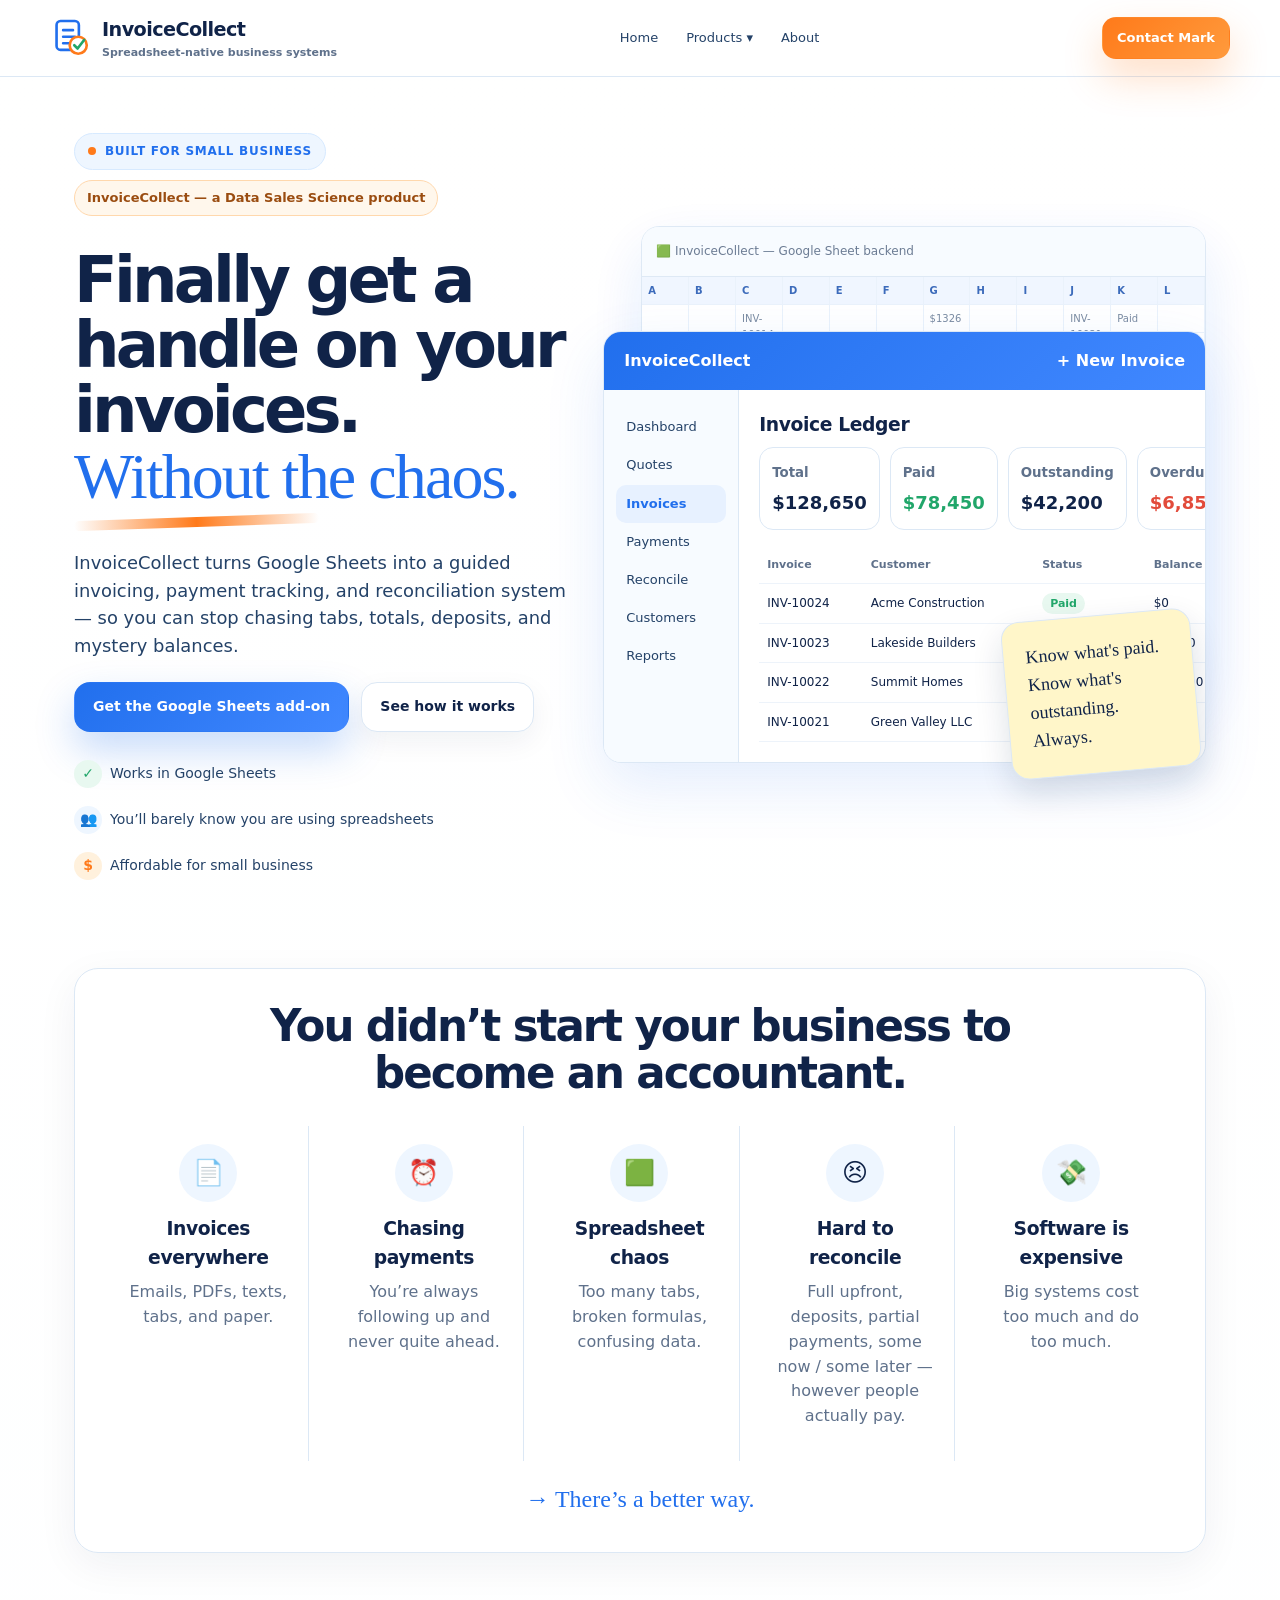
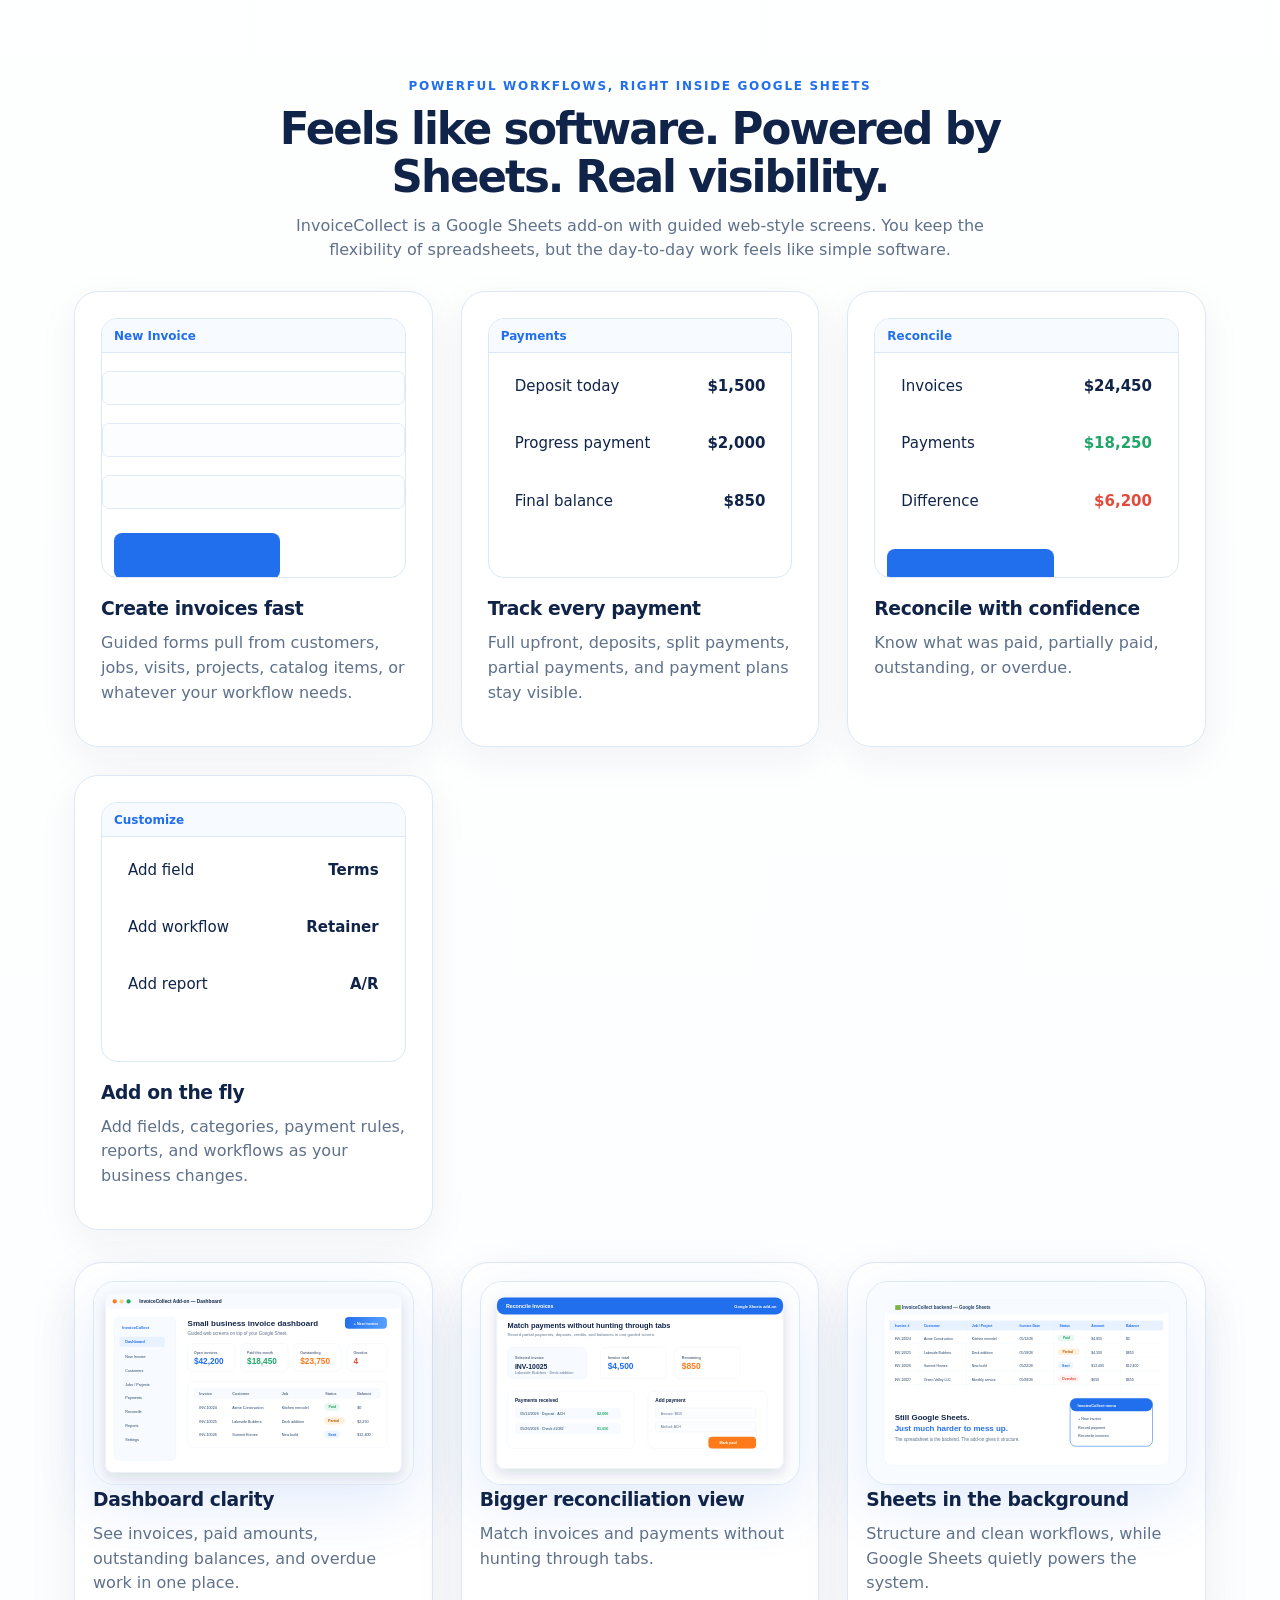
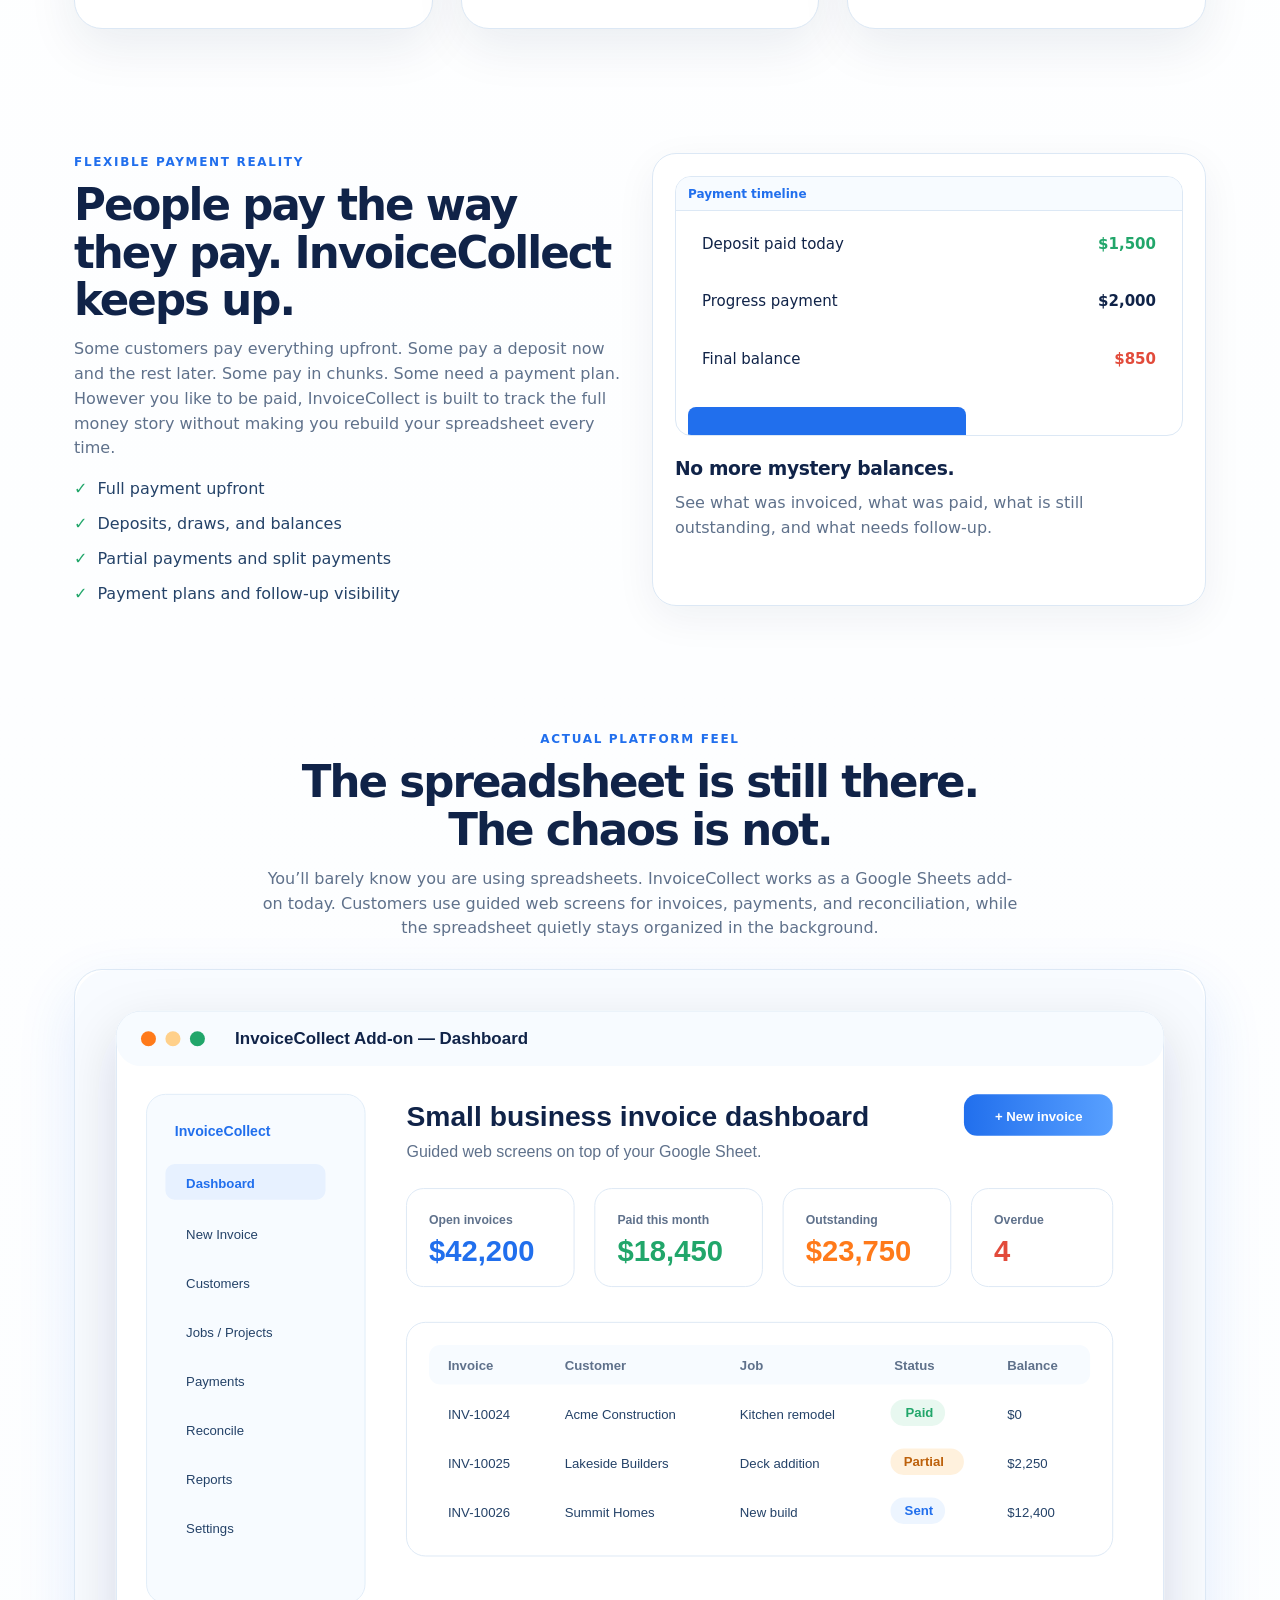
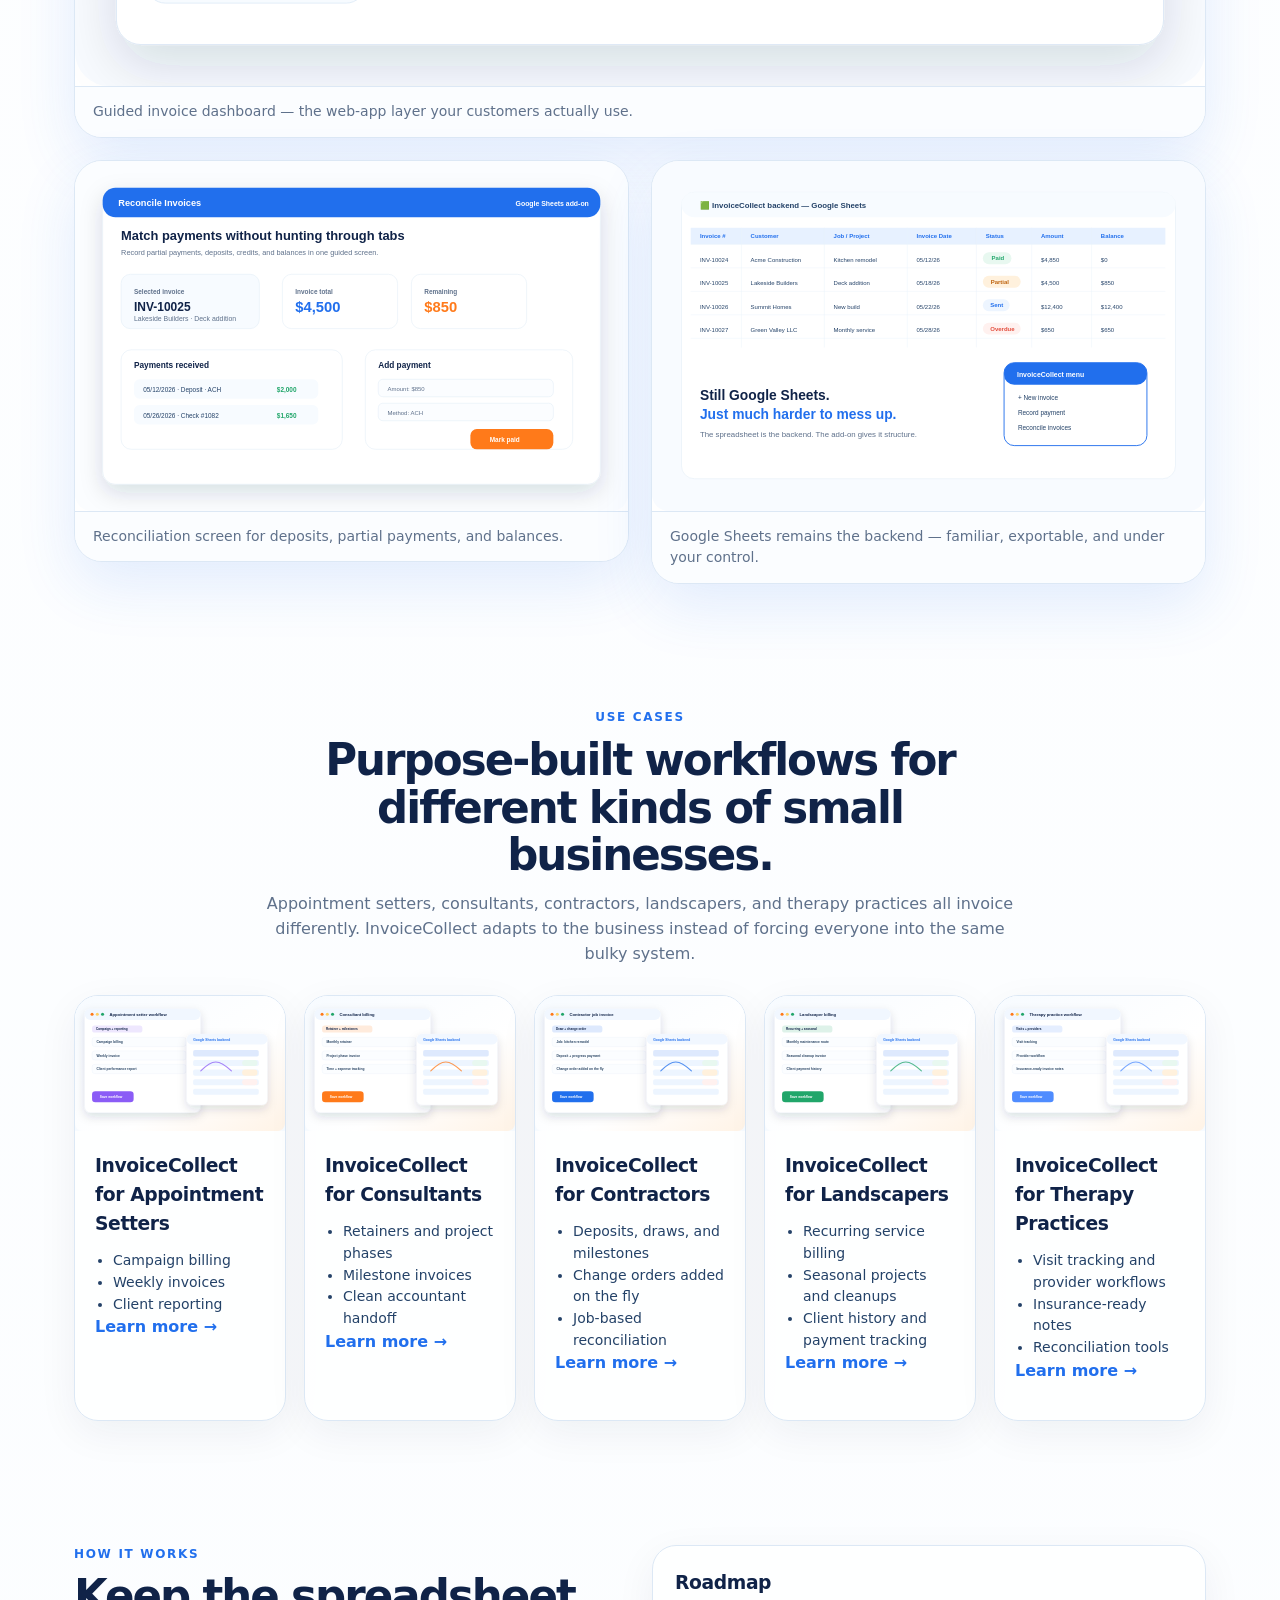
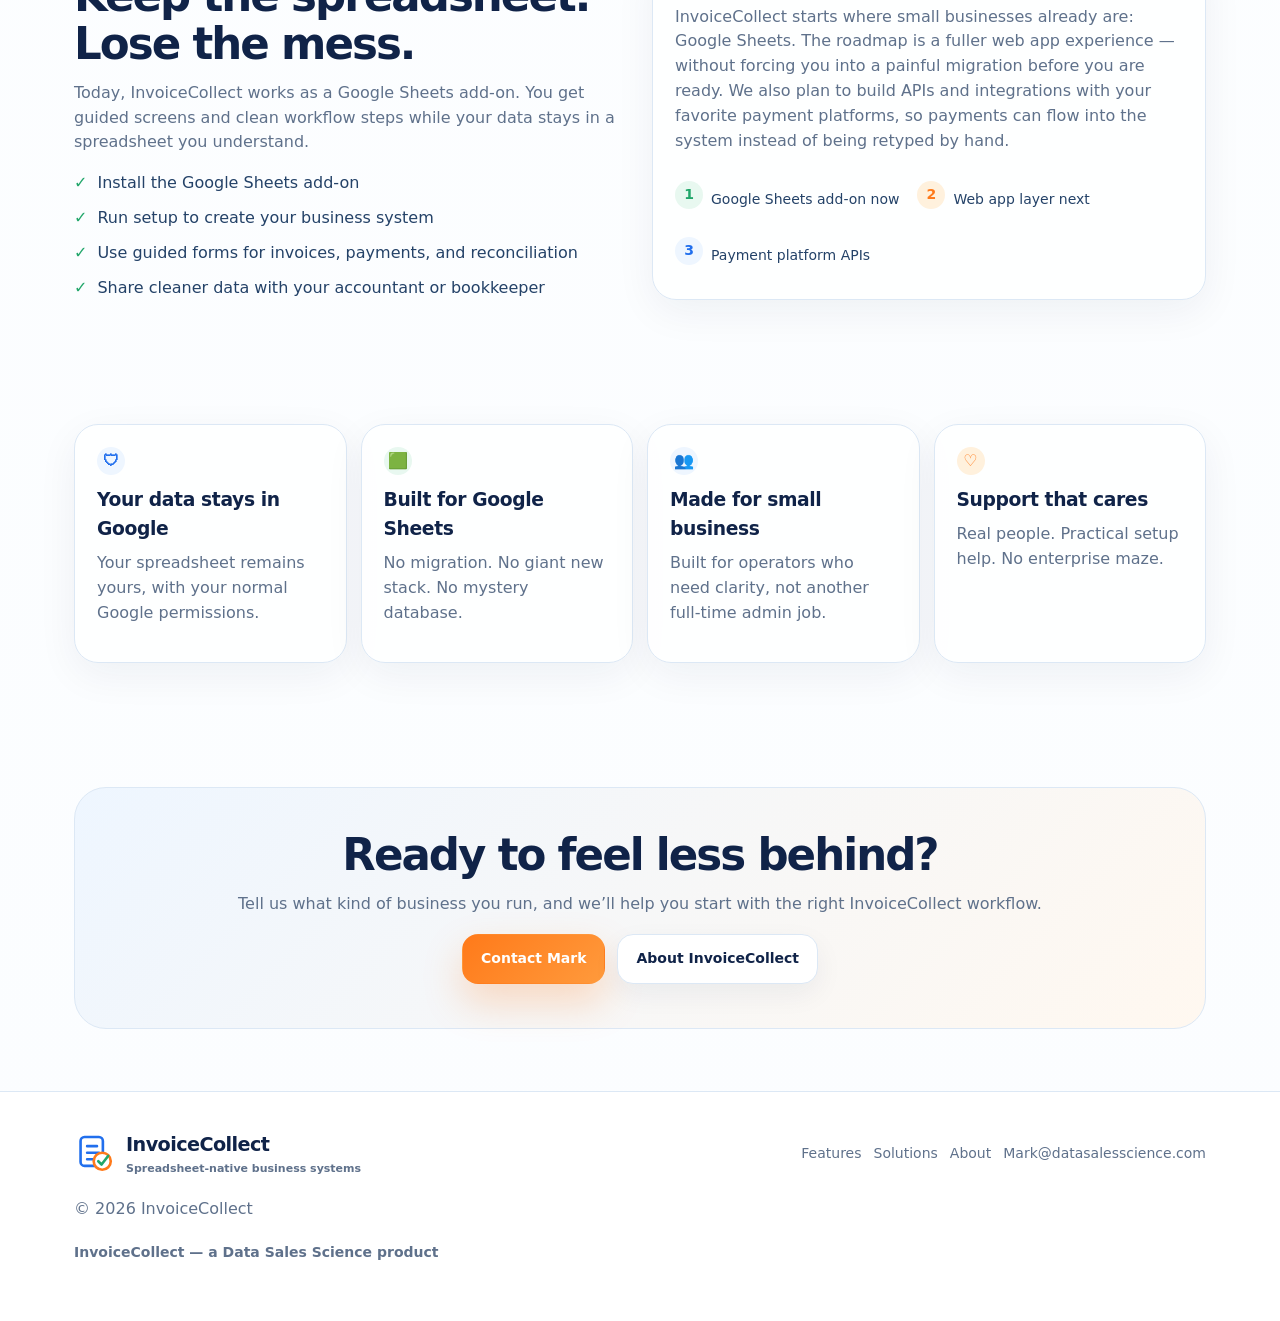
<file: index.html>
<!DOCTYPE html><html lang="en"><head><meta charset="utf-8"><meta name="viewport" content="width=device-width, initial-scale=1"><meta name="description" content="InvoiceCollect helps small businesses get control of invoices, payments, and reconciliation in Google Sheets."><title>InvoiceCollect — Finally get a handle on your invoices</title><link rel="stylesheet" href="ic-site.css"></head><body>
<a class="skip" href="#main">Skip to content</a>
<header class="nav"><div class="container nav-inner"><a class="brand" href="index.html" aria-label="InvoiceCollect home"><span class="logo" aria-hidden="true"><svg viewBox="0 0 64 64"><rect x="10" y="6" width="34" height="44" rx="6" fill="#fff" stroke="#216fed" stroke-width="4"/><path d="M20 20h15M20 30h18M20 40h10" stroke="#216fed" stroke-width="4" stroke-linecap="round"/><circle cx="43" cy="43" r="13" fill="#fff" stroke="#ff7a1a" stroke-width="4"/><path d="M37 43l5 5 10-13" fill="none" stroke="#21a66a" stroke-width="4" stroke-linecap="round" stroke-linejoin="round"/></svg></span><span>InvoiceCollect<small>Spreadsheet-native business systems</small></span></a><nav class="nav-links" aria-label="Main navigation"><a href="index.html">Home</a><div class="dropdown"><button class="nav-trigger" type="button">Products <span aria-hidden="true">▾</span></button><div class="dropdown-menu"><a href="index.html#features">Features</a><div class="dropdown nested"><button class="nav-trigger sub" type="button">Use Cases <span aria-hidden="true">›</span></button><div class="dropdown-menu nested-menu"><a href="appointment-setters.html">Appointment Setters</a><a href="consultants.html">Consultants</a><a href="contractors.html">Contractors</a><a href="landscapers.html">Landscapers</a><a href="therapy-practices.html">Therapy Practices</a></div></div></div></div><a href="about.html">About</a></nav><div class="mobile-cta"><a class="btn sm primary" href="mailto:Mark@datasalesscience.com">Contact Mark</a></div></div></header>
<main id="main">
<section class="hero"><div class="container hero-grid"><div><div class="eyebrow"><span class="dot"></span>Built for small business</div><p class="brand-note">InvoiceCollect — a Data Sales Science product</p><h1>Finally get a handle on your invoices. <span class="script">Without the chaos.</span></h1><div class="underline"></div><p class="lead">InvoiceCollect turns Google Sheets into a guided invoicing, payment tracking, and reconciliation system — so you can stop chasing tabs, totals, deposits, and mystery balances.</p><div class="actions"><a class="btn blue" href="mailto:Mark@datasalesscience.com">Get the Google Sheets add-on</a><a class="btn" href="#how">See how it works</a></div><div class="microgrid"><div class="microitem"><span class="mini-icon green">✓</span>Works in Google Sheets</div><div class="microitem"><span class="mini-icon">👥</span>You’ll barely know you are using spreadsheets</div><div class="microitem"><span class="mini-icon orange">$</span>Affordable for small business</div></div></div><div class="product-stage" aria-label="InvoiceCollect product preview"><div class="sheet-bg"><div class="sheet-bar">🟩 InvoiceCollect — Google Sheet backend</div><div class="sheet-tabs"></div></div><div class="app-card"><div class="app-top"><span>InvoiceCollect</span><span>+ New Invoice</span></div><div class="app-body"><div class="side"><div>Dashboard</div><div>Quotes</div><div class="on">Invoices</div><div>Payments</div><div>Reconcile</div><div>Customers</div><div>Reports</div></div><div class="panel"><h3>Invoice Ledger</h3><div class="stats"><div class="stat"><small>Total</small><b>$128,650</b></div><div class="stat"><small>Paid</small><b class="green">$78,450</b></div><div class="stat"><small>Outstanding</small><b>$42,200</b></div><div class="stat"><small>Overdue</small><b class="red">$6,850</b></div></div><table><thead><tr><th>Invoice</th><th>Customer</th><th>Status</th><th>Balance</th></tr></thead><tbody><tr><td>INV-10024</td><td>Acme Construction</td><td><span class="chip paid">Paid</span></td><td>$0</td></tr><tr><td>INV-10023</td><td>Lakeside Builders</td><td><span class="chip partial">Partial</span></td><td>$2,250</td></tr><tr><td>INV-10022</td><td>Summit Homes</td><td><span class="chip sent">Sent</span></td><td>$12,400</td></tr><tr><td>INV-10021</td><td>Green Valley LLC</td><td><span class="chip overdue">Overdue</span></td><td>$6,750</td></tr></tbody></table></div></div></div><div class="note">Know what's paid. Know what's outstanding. Always.</div></div></div></section>
<section class="section"><div class="container"><div class="pain-card"><div class="section-head"><h2>You didn’t start your business to become an accountant.</h2></div><div class="pain-grid"><div class="pain"><div class="emoji">📄</div><h3>Invoices everywhere</h3><p>Emails, PDFs, texts, tabs, and paper.</p></div><div class="pain"><div class="emoji">⏰</div><h3>Chasing payments</h3><p>You’re always following up and never quite ahead.</p></div><div class="pain"><div class="emoji">🟩</div><h3>Spreadsheet chaos</h3><p>Too many tabs, broken formulas, confusing data.</p></div><div class="pain"><div class="emoji">😣</div><h3>Hard to reconcile</h3><p>Full upfront, deposits, partial payments, some now / some later — however people actually pay.</p></div><div class="pain"><div class="emoji">💸</div><h3>Software is expensive</h3><p>Big systems cost too much and do too much.</p></div></div><div class="better">→ There’s a better way.</div></div></div></section>
<section class="section" id="features"><div class="container"><div class="section-head"><div class="kicker">Powerful workflows, right inside Google Sheets</div><h2>Feels like software. Powered by Sheets. Real visibility.</h2><p>InvoiceCollect is a Google Sheets add-on with guided web-style screens. You keep the flexibility of spreadsheets, but the day-to-day work feels like simple software.</p></div><div class="workflow-grid"><div class="workflow"><div class="mini-screen"><div class="top">New Invoice</div><div class="formrow"></div><div class="formrow"></div><div class="formrow"></div><div class="buttonbar"></div></div><h3>Create invoices fast</h3><p>Guided forms pull from customers, jobs, visits, projects, catalog items, or whatever your workflow needs.</p></div><div class="workflow"><div class="mini-screen"><div class="top">Payments</div><div class="ledgerline"><span>Deposit today</span><b>$1,500</b></div><div class="ledgerline"><span>Progress payment</span><b>$2,000</b></div><div class="ledgerline"><span>Final balance</span><b>$850</b></div></div><h3>Track every payment</h3><p>Full upfront, deposits, split payments, partial payments, and payment plans stay visible.</p></div><div class="workflow"><div class="mini-screen"><div class="top">Reconcile</div><div class="ledgerline"><span>Invoices</span><b>$24,450</b></div><div class="ledgerline"><span>Payments</span><b class="green">$18,250</b></div><div class="ledgerline"><span>Difference</span><b class="red">$6,200</b></div><div class="buttonbar"></div></div><h3>Reconcile with confidence</h3><p>Know what was paid, partially paid, outstanding, or overdue.</p></div><div class="workflow"><div class="mini-screen"><div class="top">Customize</div><div class="ledgerline"><span>Add field</span><b>Terms</b></div><div class="ledgerline"><span>Add workflow</span><b>Retainer</b></div><div class="ledgerline"><span>Add report</span><b>A/R</b></div></div><h3>Add on the fly</h3><p>Add fields, categories, payment rules, reports, and workflows as your business changes.</p></div></div><div class="feature-screenshots"><article class="feature-screenshot-card"><img class="feature-shot-large" src="images/platform-dashboard.svg" alt="InvoiceCollect dashboard screenshot"><h3>Dashboard clarity</h3><p>See invoices, paid amounts, outstanding balances, and overdue work in one place.</p></article><article class="feature-screenshot-card"><img class="feature-shot-large" src="images/platform-reconcile.svg" alt="InvoiceCollect reconciliation screenshot"><h3>Bigger reconciliation view</h3><p>Match invoices and payments without hunting through tabs.</p></article><article class="feature-screenshot-card"><img class="feature-shot-large" src="images/platform-sheets.svg" alt="InvoiceCollect Google Sheets backend screenshot"><h3>Sheets in the background</h3><p>Structure and clean workflows, while Google Sheets quietly powers the system.</p></article></div></div></section>


<section class="section" id="payments"><div class="container"><div class="two"><div><div class="kicker">Flexible payment reality</div><h2>People pay the way they pay. InvoiceCollect keeps up.</h2><p>Some customers pay everything upfront. Some pay a deposit now and the rest later. Some pay in chunks. Some need a payment plan. However you like to be paid, InvoiceCollect is built to track the full money story without making you rebuild your spreadsheet every time.</p><ul class="list"><li><span class="check">✓</span>Full payment upfront</li><li><span class="check">✓</span>Deposits, draws, and balances</li><li><span class="check">✓</span>Partial payments and split payments</li><li><span class="check">✓</span>Payment plans and follow-up visibility</li></ul></div><div class="soft-card"><div class="mini-screen"><div class="top">Payment timeline</div><div class="ledgerline"><span>Deposit paid today</span><b class="green">$1,500</b></div><div class="ledgerline"><span>Progress payment</span><b>$2,000</b></div><div class="ledgerline"><span>Final balance</span><b class="red">$850</b></div><div class="buttonbar"></div></div><h3 style="margin-top:18px">No more mystery balances.</h3><p>See what was invoiced, what was paid, what is still outstanding, and what needs follow-up.</p></div></div></div></section>
<section class="section" id="platform"><div class="container"><div class="section-head"><div class="kicker">Actual platform feel</div><h2>The spreadsheet is still there. The chaos is not.</h2><p>You’ll barely know you are using spreadsheets. InvoiceCollect works as a Google Sheets add-on today. Customers use guided web screens for invoices, payments, and reconciliation, while the spreadsheet quietly stays organized in the background.</p></div><div class="screenshot-grid"><figure class="shot wide"><img src="images/platform-dashboard.svg" alt="InvoiceCollect dashboard showing invoice totals, paid invoices, outstanding balances, and invoice ledger"><figcaption>Guided invoice dashboard — the web-app layer your customers actually use.</figcaption></figure><figure class="shot"><img src="images/platform-reconcile.svg" alt="InvoiceCollect reconcile screen showing selected invoice, payments received, and remaining balance"><figcaption>Reconciliation screen for deposits, partial payments, and balances.</figcaption></figure><figure class="shot"><img src="images/platform-sheets.svg" alt="Google Sheets backend with InvoiceCollect add-on menu and organized invoice ledger"><figcaption>Google Sheets remains the backend — familiar, exportable, and under your control.</figcaption></figure></div></div></section>
<section class="section" id="solutions"><div class="container"><div class="section-head"><div class="kicker">Use cases</div><h2>Purpose-built workflows for different kinds of small businesses.</h2><p>Appointment setters, consultants, contractors, landscapers, and therapy practices all invoice differently. InvoiceCollect adapts to the business instead of forcing everyone into the same bulky system.</p></div><div class="solutions"><article class="solution"><div class="solution-img"><img src="images/use-appointments.svg" alt="Appointment setter campaign billing workflow mockup"></div><div class="solution-body"><h3>InvoiceCollect for Appointment Setters</h3><ul><li>Campaign billing</li><li>Weekly invoices</li><li>Client reporting</li></ul><p><a href="appointment-setters.html">Learn more →</a></p></div></article><article class="solution"><div class="solution-img"><img src="images/use-consultants.svg" alt="Consultant retainer and milestone billing workflow mockup"></div><div class="solution-body"><h3>InvoiceCollect for Consultants</h3><ul><li>Retainers and project phases</li><li>Milestone invoices</li><li>Clean accountant handoff</li></ul><p><a href="consultants.html">Learn more →</a></p></div></article><article class="solution"><div class="solution-img"><img src="images/use-contractors.svg" alt="Contractor invoice workflow mockup"></div><div class="solution-body"><h3>InvoiceCollect for Contractors</h3><ul><li>Deposits, draws, and milestones</li><li>Change orders added on the fly</li><li>Job-based reconciliation</li></ul><p><a href="contractors.html">Learn more →</a></p></div></article><article class="solution"><div class="solution-img"><img src="images/use-landscapers.svg" alt="Landscaper recurring billing workflow mockup"></div><div class="solution-body"><h3>InvoiceCollect for Landscapers</h3><ul><li>Recurring service billing</li><li>Seasonal projects and cleanups</li><li>Client history and payment tracking</li></ul><p><a href="landscapers.html">Learn more →</a></p></div></article><article class="solution"><div class="solution-img"><img src="images/use-therapy.svg" alt="Therapy practice visit and provider workflow mockup"></div><div class="solution-body"><h3>InvoiceCollect for Therapy Practices</h3><ul><li>Visit tracking and provider workflows</li><li>Insurance-ready notes</li><li>Reconciliation tools</li></ul><p><a href="therapy-practices.html">Learn more →</a></p></div></article></div></div></section>
<section class="section" id="how"><div class="container"><div class="two"><div><div class="kicker">How it works</div><h2>Keep the spreadsheet. Lose the mess.</h2><p>Today, InvoiceCollect works as a Google Sheets add-on. You get guided screens and clean workflow steps while your data stays in a spreadsheet you understand.</p><ul class="list"><li><span class="check">✓</span>Install the Google Sheets add-on</li><li><span class="check">✓</span>Run setup to create your business system</li><li><span class="check">✓</span>Use guided forms for invoices, payments, and reconciliation</li><li><span class="check">✓</span>Share cleaner data with your accountant or bookkeeper</li></ul></div><div class="soft-card"><h3>Roadmap</h3><p>InvoiceCollect starts where small businesses already are: Google Sheets. The roadmap is a fuller web app experience — without forcing you into a painful migration before you are ready. We also plan to build APIs and integrations with your favorite payment platforms, so payments can flow into the system instead of being retyped by hand.</p><div class="microgrid"><div class="microitem"><span class="mini-icon green">1</span>Google Sheets add-on now</div><div class="microitem"><span class="mini-icon orange">2</span>Web app layer next</div><div class="microitem"><span class="mini-icon">3</span>Payment platform APIs</div></div></div></div></div></section>
<section class="section"><div class="container"><div class="trust"><div class="soft-card"><span class="mini-icon">🛡</span><h3>Your data stays in Google</h3><p>Your spreadsheet remains yours, with your normal Google permissions.</p></div><div class="soft-card"><span class="mini-icon green">🟩</span><h3>Built for Google Sheets</h3><p>No migration. No giant new stack. No mystery database.</p></div><div class="soft-card"><span class="mini-icon">👥</span><h3>Made for small business</h3><p>Built for operators who need clarity, not another full-time admin job.</p></div><div class="soft-card"><span class="mini-icon orange">♡</span><h3>Support that cares</h3><p>Real people. Practical setup help. No enterprise maze.</p></div></div></div></section>
<section class="section"><div class="container"><div class="cta"><h2>Ready to feel less behind?</h2><p>Tell us what kind of business you run, and we’ll help you start with the right InvoiceCollect workflow.</p><div class="actions" style="justify-content:center;margin-top:18px"><a class="btn primary" href="mailto:Mark@datasalesscience.com">Contact Mark</a><a class="btn" href="about.html">About InvoiceCollect</a></div></div></div></section>
</main><footer class="footer"><div class="container foot"><a class="brand" href="index.html"><span class="logo" aria-hidden="true"><svg viewBox="0 0 64 64"><rect x="10" y="6" width="34" height="44" rx="6" fill="#fff" stroke="#216fed" stroke-width="4"/><path d="M20 20h15M20 30h18M20 40h10" stroke="#216fed" stroke-width="4" stroke-linecap="round"/><circle cx="43" cy="43" r="13" fill="#fff" stroke="#ff7a1a" stroke-width="4"/><path d="M37 43l5 5 10-13" fill="none" stroke="#21a66a" stroke-width="4" stroke-linecap="round" stroke-linejoin="round"/></svg></span><span>InvoiceCollect<small>Spreadsheet-native business systems</small></span></a><div class="foot-links"><a href="#features">Features</a><a href="#solutions">Solutions</a><a href="about.html">About</a><a href="mailto:Mark@datasalesscience.com">Mark@datasalesscience.com</a></div><p style="margin:0;grid-column:1/-1">© <span id="y"></span> InvoiceCollect</p><p class="product-line">InvoiceCollect — a Data Sales Science product</p></div></footer><script>document.getElementById('y').textContent=new Date().getFullYear();const grid=document.querySelector('.sheet-tabs');if(grid){for(let i=0;i<144;i++){const d=document.createElement('div');d.className='cell'+(i<12?' head':'');d.textContent=i<12?String.fromCharCode(65+i):(i%7===0?'INV-'+(10000+i):i%11===0?'Paid':i%9===0?'$'+(1200+i*7):'');grid.appendChild(d);}}</script></body></html>
</file>
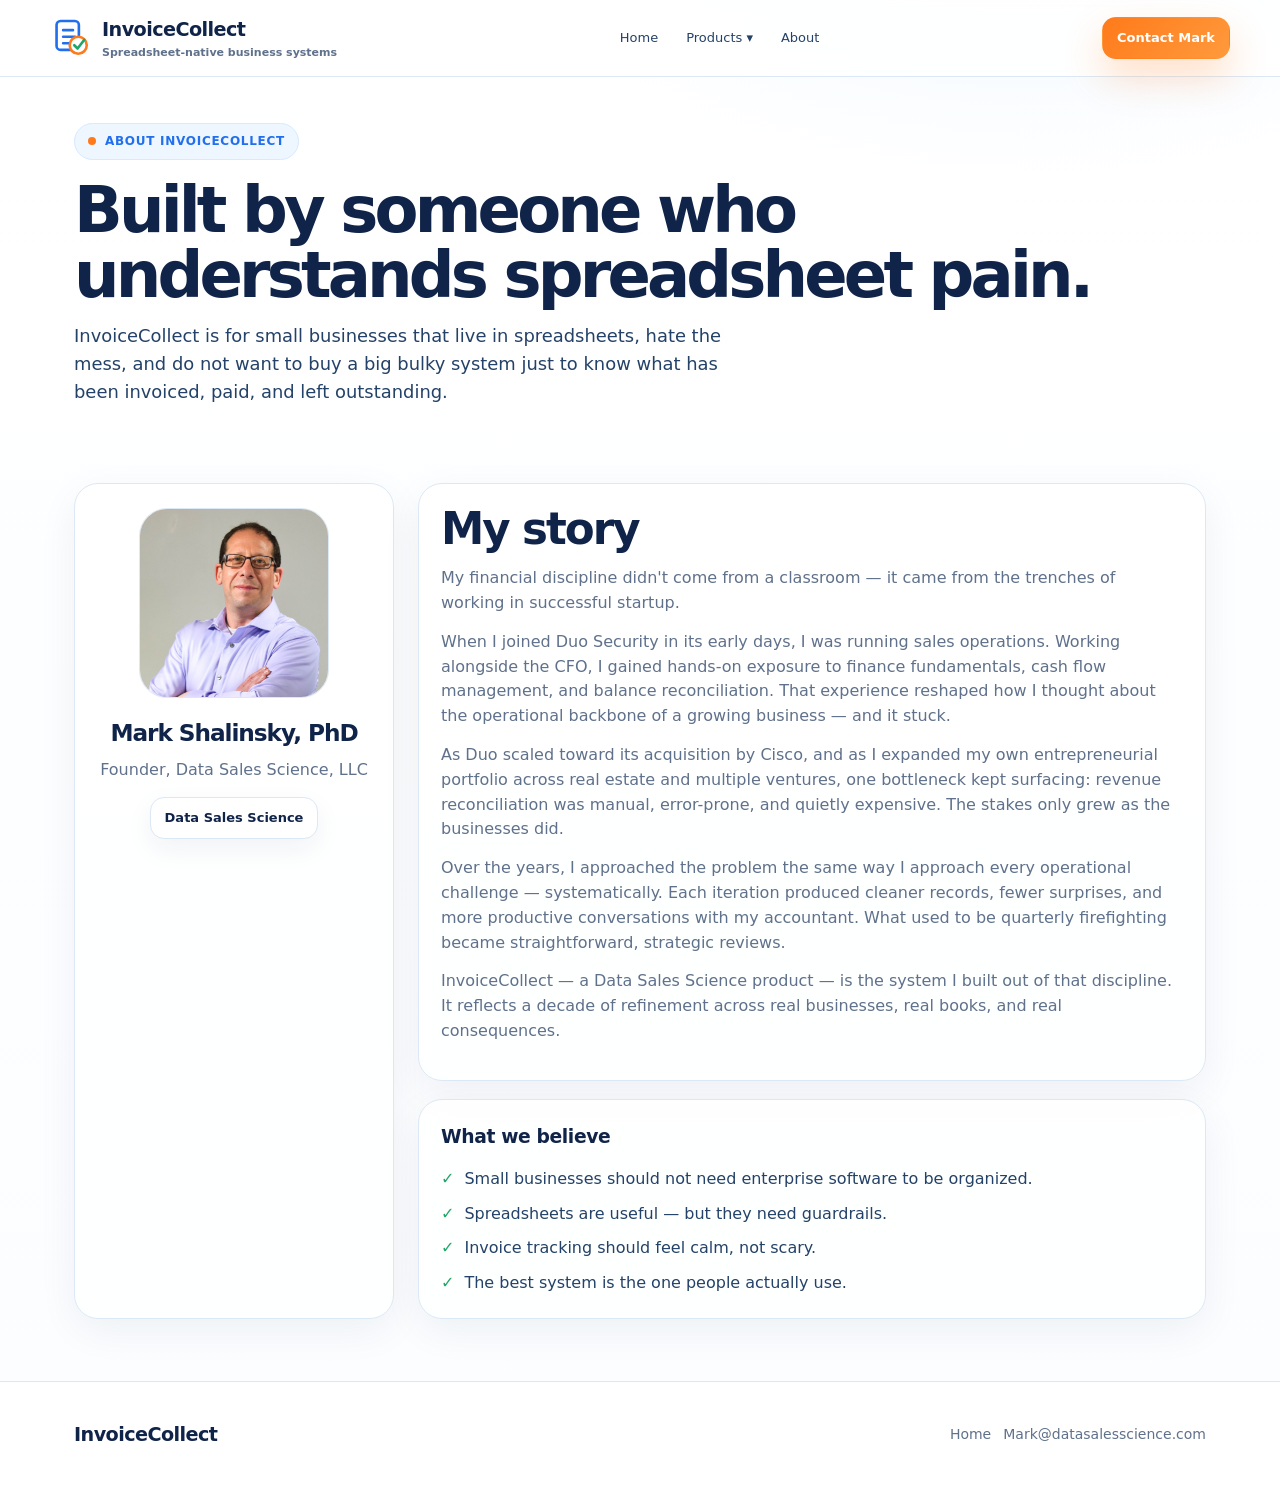
<file: about.html>
<!DOCTYPE html><html lang="en"><head><meta charset="utf-8"><meta name="viewport" content="width=device-width, initial-scale=1"><title>About — InvoiceCollect</title><link rel="stylesheet" href="ic-site.css"></head><body><header class="nav"><div class="container nav-inner"><a class="brand" href="index.html" aria-label="InvoiceCollect home"><span class="logo" aria-hidden="true"><svg viewBox="0 0 64 64"><rect x="10" y="6" width="34" height="44" rx="6" fill="#fff" stroke="#216fed" stroke-width="4"/><path d="M20 20h15M20 30h18M20 40h10" stroke="#216fed" stroke-width="4" stroke-linecap="round"/><circle cx="43" cy="43" r="13" fill="#fff" stroke="#ff7a1a" stroke-width="4"/><path d="M37 43l5 5 10-13" fill="none" stroke="#21a66a" stroke-width="4" stroke-linecap="round" stroke-linejoin="round"/></svg></span><span>InvoiceCollect<small>Spreadsheet-native business systems</small></span></a><nav class="nav-links" aria-label="Main navigation"><a href="index.html">Home</a><div class="dropdown"><button class="nav-trigger" type="button">Products <span aria-hidden="true">▾</span></button><div class="dropdown-menu"><a href="index.html#features">Features</a><div class="dropdown nested"><button class="nav-trigger sub" type="button">Use Cases <span aria-hidden="true">›</span></button><div class="dropdown-menu nested-menu"><a href="appointment-setters.html">Appointment Setters</a><a href="consultants.html">Consultants</a><a href="contractors.html">Contractors</a><a href="landscapers.html">Landscapers</a><a href="therapy-practices.html">Therapy Practices</a></div></div></div></div><a href="about.html">About</a></nav><div class="mobile-cta"><a class="btn sm primary" href="mailto:Mark@datasalesscience.com">Contact Mark</a></div></div></header><main><section class="page-hero"><div class="container"><div class="eyebrow"><span class="dot"></span>About InvoiceCollect</div><h1>Built by someone who understands spreadsheet pain.</h1><p class="lead">InvoiceCollect is for small businesses that live in spreadsheets, hate the mess, and do not want to buy a big bulky system just to know what has been invoiced, paid, and left outstanding.</p></div></section><section class="section" style="padding-top:10px"><div class="container profile"><aside class="profile-card"><img src="images/mark-shalinsky.jpg" alt="Mark Shalinsky"><h2 style="font-size:1.45rem;margin-top:14px">Mark Shalinsky, PhD</h2><p>Founder, Data Sales Science, LLC</p><p><a class="btn sm" href="https://datasalesscience.com/">Data Sales Science</a></p></aside><div><div class="soft-card"><h2>My story</h2><p>My financial discipline didn't come from a classroom — it came from the trenches of working in successful startup.</p><p>When I joined Duo Security in its early days, I was running sales operations. Working alongside the CFO, I gained hands-on exposure to finance fundamentals, cash flow management, and balance reconciliation. That experience reshaped how I thought about the operational backbone of a growing business — and it stuck.</p><p>As Duo scaled toward its acquisition by Cisco, and as I expanded my own entrepreneurial portfolio across real estate and multiple ventures, one bottleneck kept surfacing: revenue reconciliation was manual, error-prone, and quietly expensive. The stakes only grew as the businesses did.</p><p>Over the years, I approached the problem the same way I approach every operational challenge — systematically. Each iteration produced cleaner records, fewer surprises, and more productive conversations with my accountant. What used to be quarterly firefighting became straightforward, strategic reviews.</p><p>InvoiceCollect — a Data Sales Science product — is the system I built out of that discipline. It reflects a decade of refinement across real businesses, real books, and real consequences.</p></div><div class="soft-card" style="margin-top:18px"><h3>What we believe</h3><ul class="list"><li><span class="check">✓</span>Small businesses should not need enterprise software to be organized.</li><li><span class="check">✓</span>Spreadsheets are useful — but they need guardrails.</li><li><span class="check">✓</span>Invoice tracking should feel calm, not scary.</li><li><span class="check">✓</span>The best system is the one people actually use.</li></ul></div></div></div></section></main><footer class="footer"><div class="container foot"><div class="brand"><span>InvoiceCollect</span></div><div class="foot-links"><a href="index.html">Home</a><a href="mailto:Mark@datasalesscience.com">Mark@datasalesscience.com</a></div></div></footer></body></html>
</file>
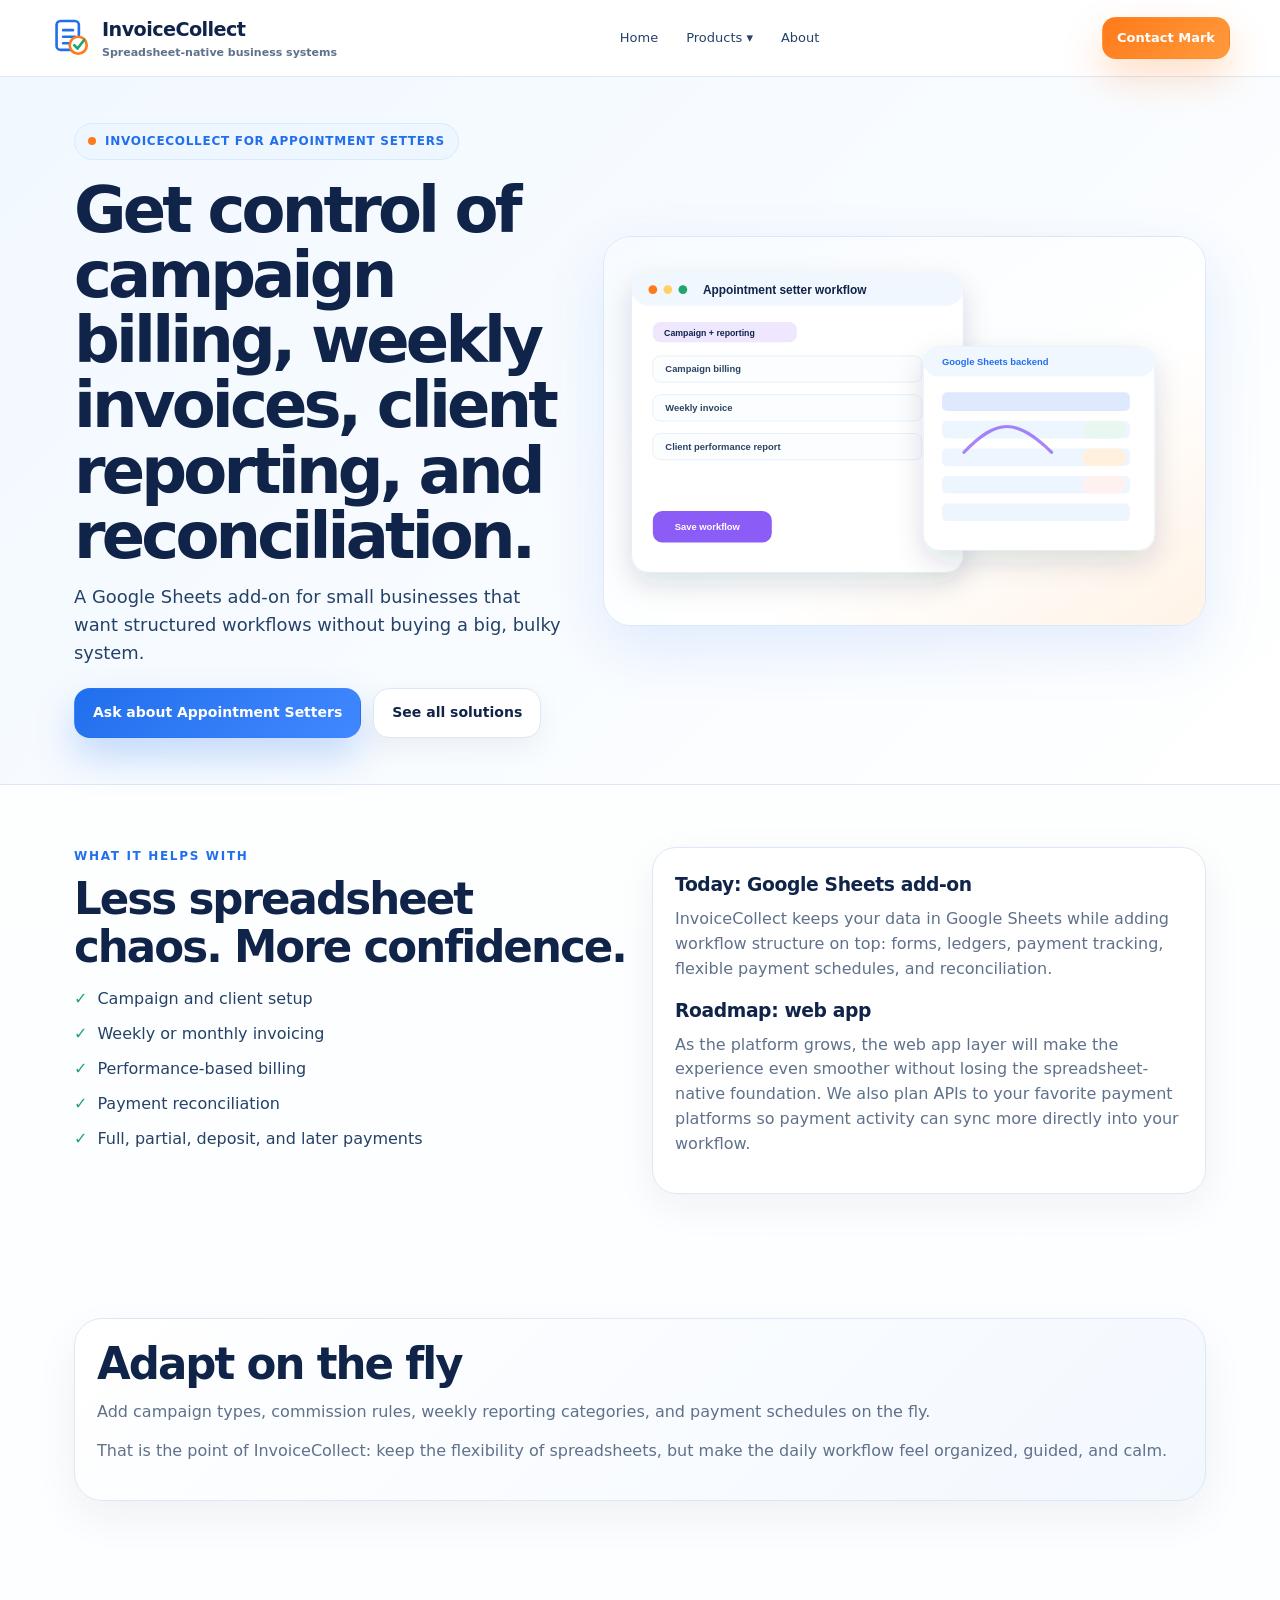
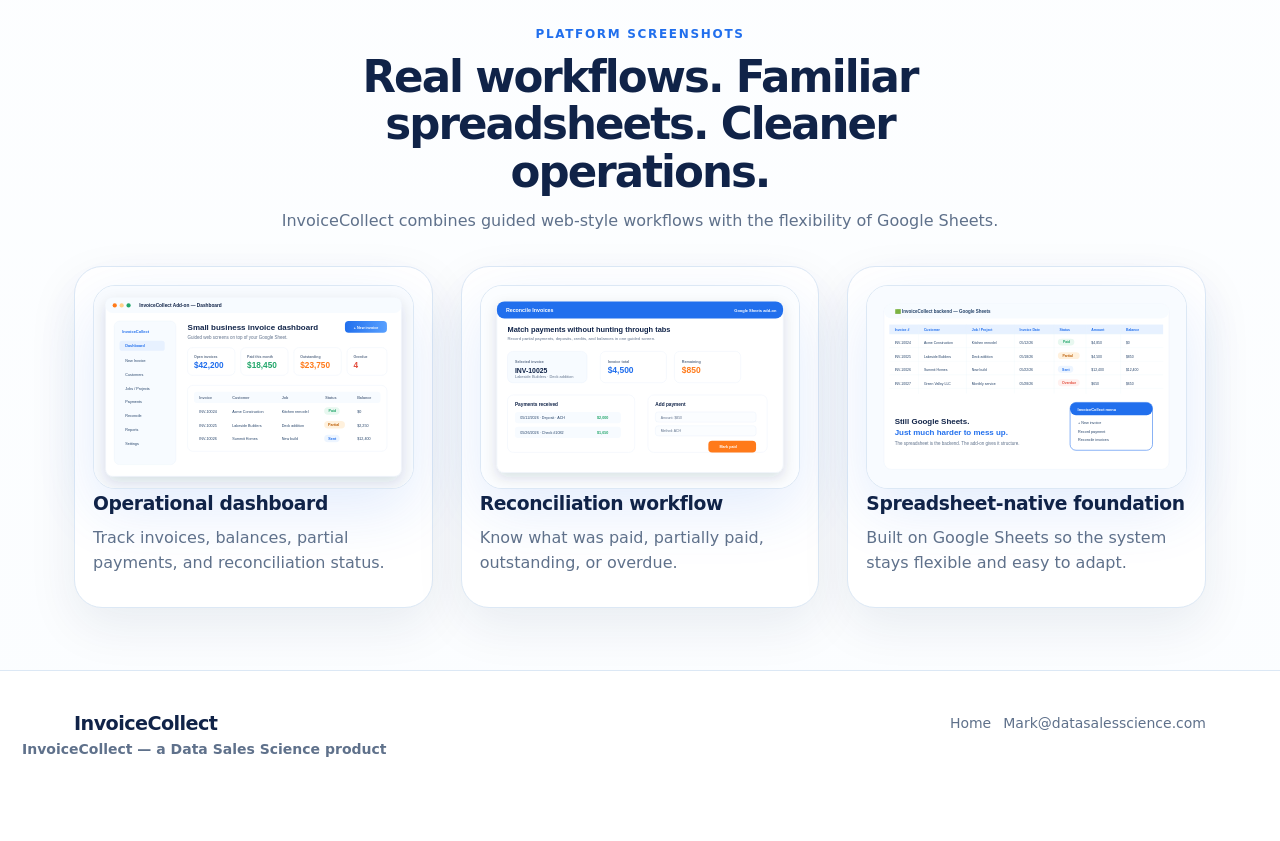
<file: appointment-setters.html>
<!DOCTYPE html><html lang="en"><head><meta charset="utf-8"><meta name="viewport" content="width=device-width, initial-scale=1"><title>InvoiceCollect for Appointment Setters</title><link rel="stylesheet" href="ic-site.css"></head><body><header class="nav"><div class="container nav-inner"><a class="brand" href="index.html" aria-label="InvoiceCollect home"><span class="logo" aria-hidden="true"><svg viewBox="0 0 64 64"><rect x="10" y="6" width="34" height="44" rx="6" fill="#fff" stroke="#216fed" stroke-width="4"/><path d="M20 20h15M20 30h18M20 40h10" stroke="#216fed" stroke-width="4" stroke-linecap="round"/><circle cx="43" cy="43" r="13" fill="#fff" stroke="#ff7a1a" stroke-width="4"/><path d="M37 43l5 5 10-13" fill="none" stroke="#21a66a" stroke-width="4" stroke-linecap="round" stroke-linejoin="round"/></svg></span><span>InvoiceCollect<small>Spreadsheet-native business systems</small></span></a><nav class="nav-links" aria-label="Main navigation"><a href="index.html">Home</a><div class="dropdown"><button class="nav-trigger" type="button">Products <span aria-hidden="true">▾</span></button><div class="dropdown-menu"><a href="index.html#features">Features</a><div class="dropdown nested"><button class="nav-trigger sub" type="button">Use Cases <span aria-hidden="true">›</span></button><div class="dropdown-menu nested-menu"><a href="appointment-setters.html">Appointment Setters</a><a href="consultants.html">Consultants</a><a href="contractors.html">Contractors</a><a href="landscapers.html">Landscapers</a><a href="therapy-practices.html">Therapy Practices</a></div></div></div></div><a href="about.html">About</a></nav><div class="mobile-cta"><a class="btn sm primary" href="mailto:Mark@datasalesscience.com">Contact Mark</a></div></div></header><main><section class="page-hero vertical-hero"><div class="container hero-grid"><div><div class="eyebrow"><span class="dot"></span>InvoiceCollect for Appointment Setters</div><h1>Get control of campaign billing, weekly invoices, client reporting, and reconciliation.</h1><p class="lead">A Google Sheets add-on for small businesses that want structured workflows without buying a big, bulky system.</p><div class="actions"><a class="btn blue" href="mailto:Mark@datasalesscience.com">Ask about Appointment Setters</a><a class="btn" href="index.html#solutions">See all solutions</a></div></div><div class="hero-visual"><img class="usecase-hero-img" src="images/use-appointments.svg" alt="Appointment setter workflow mockup"></div></div></section><section class="section"><div class="container two"><div><div class="kicker">What it helps with</div><h2>Less spreadsheet chaos. More confidence.</h2><ul class="list"><li><span class="check">✓</span>Campaign and client setup</li><li><span class="check">✓</span>Weekly or monthly invoicing</li><li><span class="check">✓</span>Performance-based billing</li><li><span class="check">✓</span>Payment reconciliation</li><li><span class="check">✓</span>Full, partial, deposit, and later payments</li></ul></div><div class="soft-card"><h3>Today: Google Sheets add-on</h3><p>InvoiceCollect keeps your data in Google Sheets while adding workflow structure on top: forms, ledgers, payment tracking, flexible payment schedules, and reconciliation.</p><h3>Roadmap: web app</h3><p>As the platform grows, the web app layer will make the experience even smoother without losing the spreadsheet-native foundation. We also plan APIs to your favorite payment platforms so payment activity can sync more directly into your workflow.</p></div></div></section><section class="section"><div class="container"><div class="soft-card fly-card"><h2>Adapt on the fly</h2><p>Add campaign types, commission rules, weekly reporting categories, and payment schedules on the fly.</p><p>That is the point of InvoiceCollect: keep the flexibility of spreadsheets, but make the daily workflow feel organized, guided, and calm.</p></div></div></section><section class="section"><div class="container"><div class="section-head"><div class="kicker">Platform screenshots</div><h2>Real workflows. Familiar spreadsheets. Cleaner operations.</h2><p>InvoiceCollect combines guided web-style workflows with the flexibility of Google Sheets.</p></div><div class="feature-screenshots"><article class="feature-screenshot-card"><img class="feature-shot-large" src="images/platform-dashboard.svg" alt="InvoiceCollect dashboard screenshot"><h3>Operational dashboard</h3><p>Track invoices, balances, partial payments, and reconciliation status.</p></article><article class="feature-screenshot-card"><img class="feature-shot-large" src="images/platform-reconcile.svg" alt="InvoiceCollect reconciliation screenshot"><h3>Reconciliation workflow</h3><p>Know what was paid, partially paid, outstanding, or overdue.</p></article><article class="feature-screenshot-card"><img class="feature-shot-large" src="images/platform-sheets.svg" alt="Google Sheets backend screenshot"><h3>Spreadsheet-native foundation</h3><p>Built on Google Sheets so the system stays flexible and easy to adapt.</p></article></div></div></section></main><footer class="footer"><div class="container foot"><div class="brand"><span>InvoiceCollect</span></div><div class="foot-links"><a href="index.html">Home</a><a href="mailto:Mark@datasalesscience.com">Mark@datasalesscience.com</a></div></div><p class="product-line" style="padding:0 22px 22px">InvoiceCollect — a Data Sales Science product</p></footer></body></html>
</file>
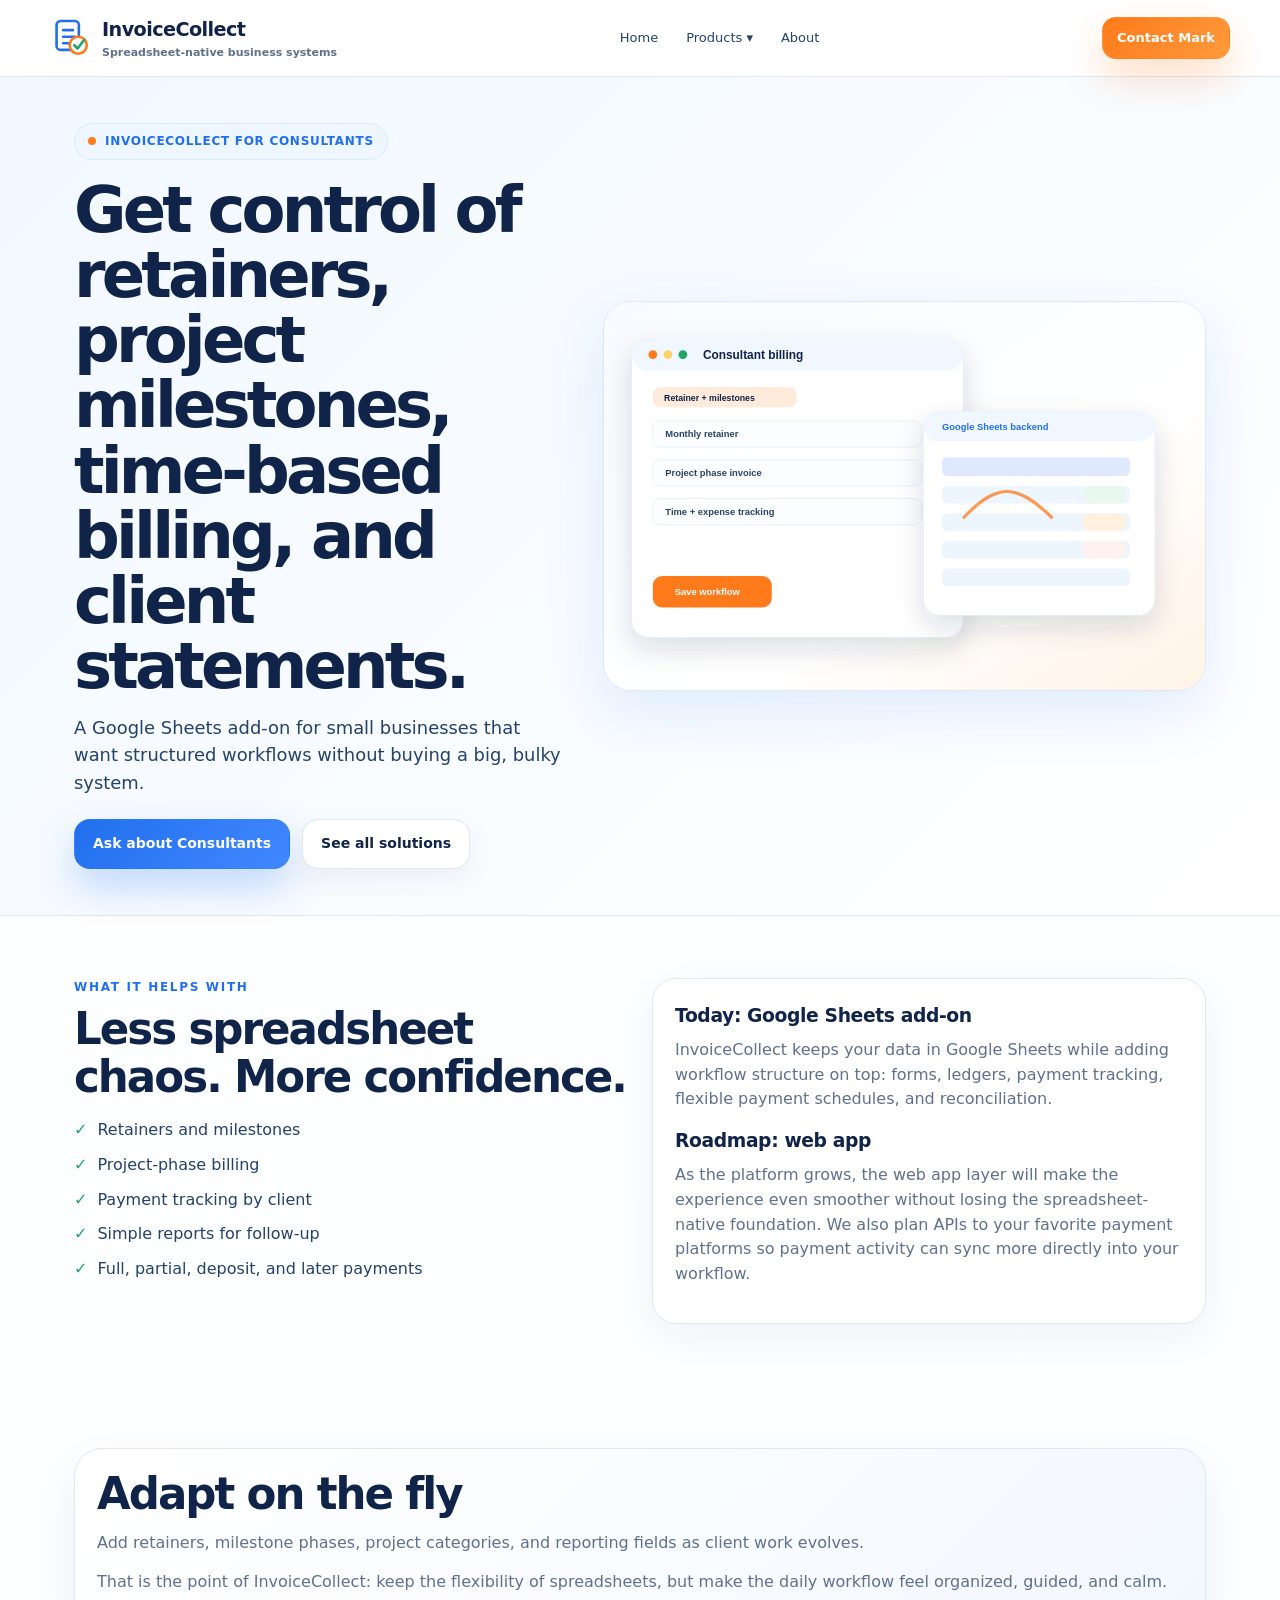
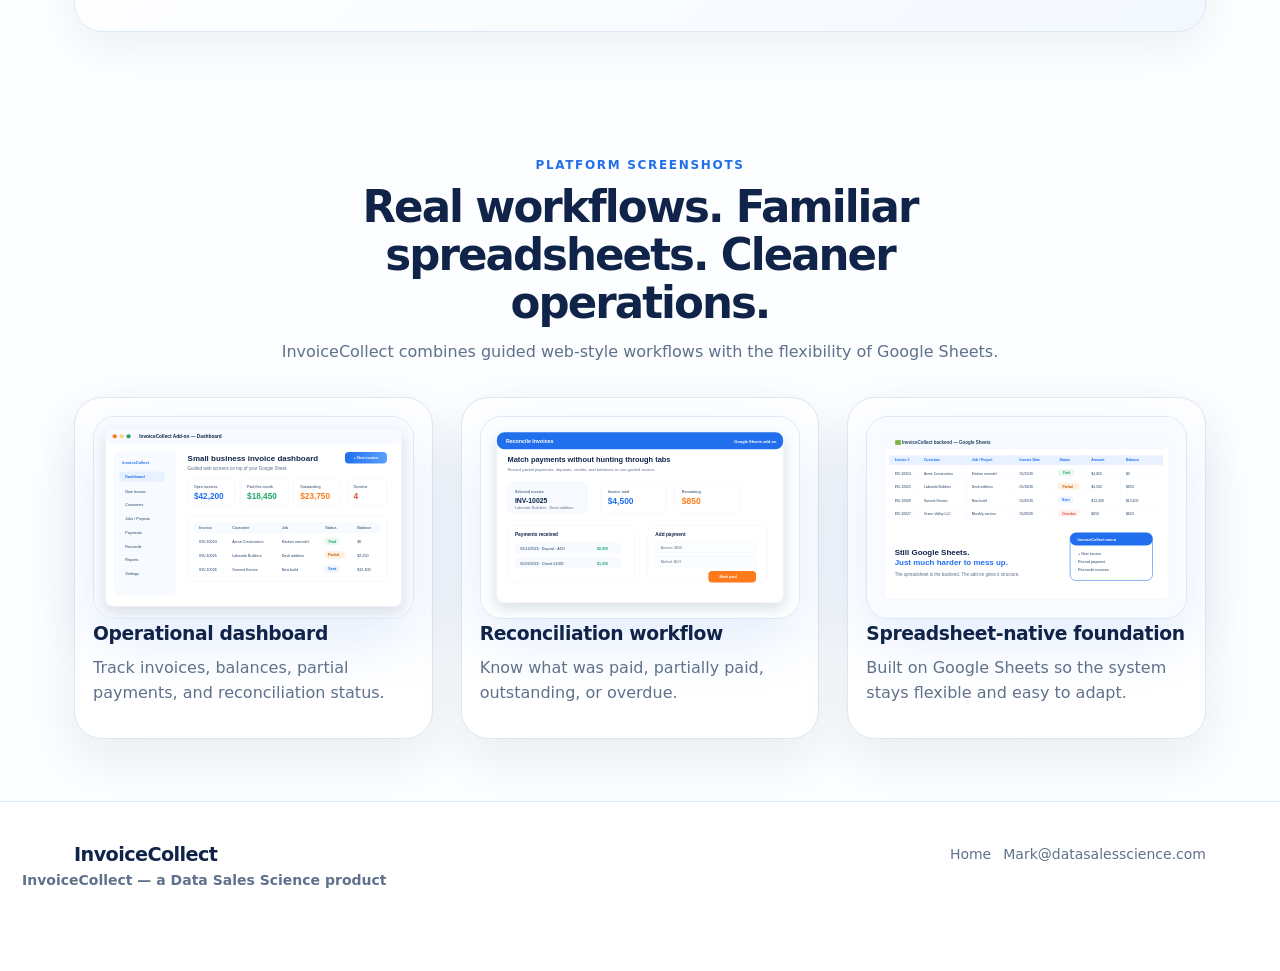
<file: consultants.html>
<!DOCTYPE html><html lang="en"><head><meta charset="utf-8"><meta name="viewport" content="width=device-width, initial-scale=1"><title>InvoiceCollect for Consultants</title><link rel="stylesheet" href="ic-site.css"></head><body><header class="nav"><div class="container nav-inner"><a class="brand" href="index.html" aria-label="InvoiceCollect home"><span class="logo" aria-hidden="true"><svg viewBox="0 0 64 64"><rect x="10" y="6" width="34" height="44" rx="6" fill="#fff" stroke="#216fed" stroke-width="4"/><path d="M20 20h15M20 30h18M20 40h10" stroke="#216fed" stroke-width="4" stroke-linecap="round"/><circle cx="43" cy="43" r="13" fill="#fff" stroke="#ff7a1a" stroke-width="4"/><path d="M37 43l5 5 10-13" fill="none" stroke="#21a66a" stroke-width="4" stroke-linecap="round" stroke-linejoin="round"/></svg></span><span>InvoiceCollect<small>Spreadsheet-native business systems</small></span></a><nav class="nav-links" aria-label="Main navigation"><a href="index.html">Home</a><div class="dropdown"><button class="nav-trigger" type="button">Products <span aria-hidden="true">▾</span></button><div class="dropdown-menu"><a href="index.html#features">Features</a><div class="dropdown nested"><button class="nav-trigger sub" type="button">Use Cases <span aria-hidden="true">›</span></button><div class="dropdown-menu nested-menu"><a href="appointment-setters.html">Appointment Setters</a><a href="consultants.html">Consultants</a><a href="contractors.html">Contractors</a><a href="landscapers.html">Landscapers</a><a href="therapy-practices.html">Therapy Practices</a></div></div></div></div><a href="about.html">About</a></nav><div class="mobile-cta"><a class="btn sm primary" href="mailto:Mark@datasalesscience.com">Contact Mark</a></div></div></header><main><section class="page-hero vertical-hero"><div class="container hero-grid"><div><div class="eyebrow"><span class="dot"></span>InvoiceCollect for Consultants</div><h1>Get control of retainers, project milestones, time-based billing, and client statements.</h1><p class="lead">A Google Sheets add-on for small businesses that want structured workflows without buying a big, bulky system.</p><div class="actions"><a class="btn blue" href="mailto:Mark@datasalesscience.com">Ask about Consultants</a><a class="btn" href="index.html#solutions">See all solutions</a></div></div><div class="hero-visual"><img class="usecase-hero-img" src="images/use-consultants.svg" alt="Consultant billing workflow mockup"></div></div></section><section class="section"><div class="container two"><div><div class="kicker">What it helps with</div><h2>Less spreadsheet chaos. More confidence.</h2><ul class="list"><li><span class="check">✓</span>Retainers and milestones</li><li><span class="check">✓</span>Project-phase billing</li><li><span class="check">✓</span>Payment tracking by client</li><li><span class="check">✓</span>Simple reports for follow-up</li><li><span class="check">✓</span>Full, partial, deposit, and later payments</li></ul></div><div class="soft-card"><h3>Today: Google Sheets add-on</h3><p>InvoiceCollect keeps your data in Google Sheets while adding workflow structure on top: forms, ledgers, payment tracking, flexible payment schedules, and reconciliation.</p><h3>Roadmap: web app</h3><p>As the platform grows, the web app layer will make the experience even smoother without losing the spreadsheet-native foundation. We also plan APIs to your favorite payment platforms so payment activity can sync more directly into your workflow.</p></div></div></section><section class="section"><div class="container"><div class="soft-card fly-card"><h2>Adapt on the fly</h2><p>Add retainers, milestone phases, project categories, and reporting fields as client work evolves.</p><p>That is the point of InvoiceCollect: keep the flexibility of spreadsheets, but make the daily workflow feel organized, guided, and calm.</p></div></div></section><section class="section"><div class="container"><div class="section-head"><div class="kicker">Platform screenshots</div><h2>Real workflows. Familiar spreadsheets. Cleaner operations.</h2><p>InvoiceCollect combines guided web-style workflows with the flexibility of Google Sheets.</p></div><div class="feature-screenshots"><article class="feature-screenshot-card"><img class="feature-shot-large" src="images/platform-dashboard.svg" alt="InvoiceCollect dashboard screenshot"><h3>Operational dashboard</h3><p>Track invoices, balances, partial payments, and reconciliation status.</p></article><article class="feature-screenshot-card"><img class="feature-shot-large" src="images/platform-reconcile.svg" alt="InvoiceCollect reconciliation screenshot"><h3>Reconciliation workflow</h3><p>Know what was paid, partially paid, outstanding, or overdue.</p></article><article class="feature-screenshot-card"><img class="feature-shot-large" src="images/platform-sheets.svg" alt="Google Sheets backend screenshot"><h3>Spreadsheet-native foundation</h3><p>Built on Google Sheets so the system stays flexible and easy to adapt.</p></article></div></div></section></main><footer class="footer"><div class="container foot"><div class="brand"><span>InvoiceCollect</span></div><div class="foot-links"><a href="index.html">Home</a><a href="mailto:Mark@datasalesscience.com">Mark@datasalesscience.com</a></div></div><p class="product-line" style="padding:0 22px 22px">InvoiceCollect — a Data Sales Science product</p></footer></body></html>
</file>
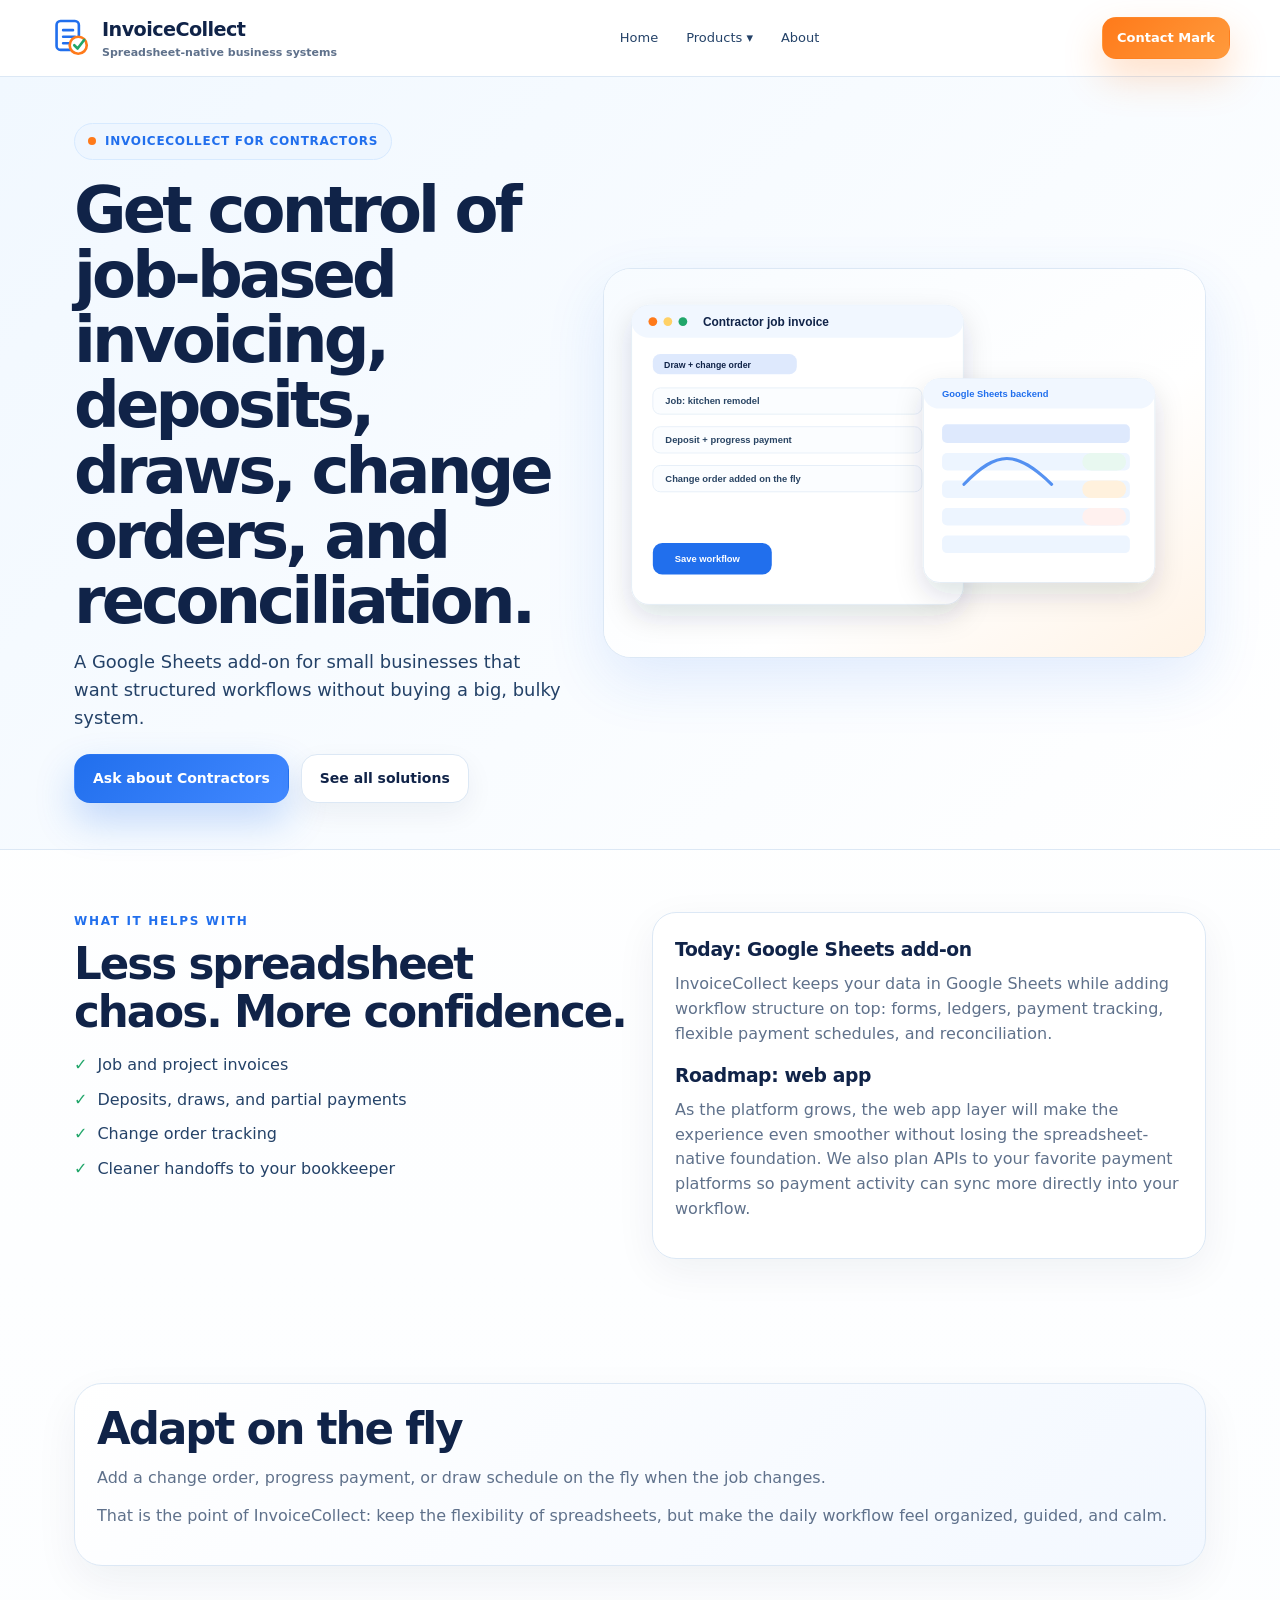
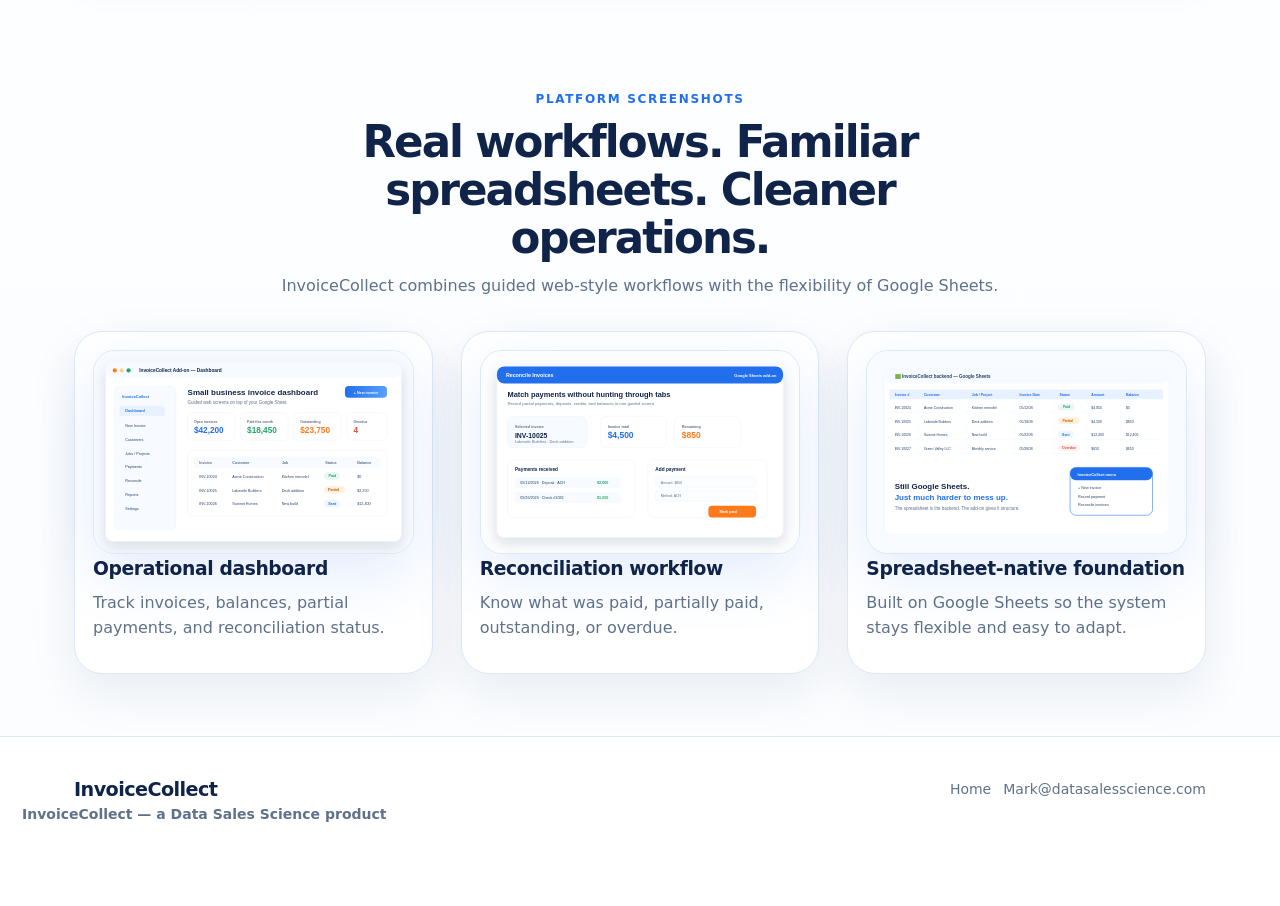
<file: contractors.html>
<!DOCTYPE html><html lang="en"><head><meta charset="utf-8"><meta name="viewport" content="width=device-width, initial-scale=1"><title>InvoiceCollect for Contractors</title><link rel="stylesheet" href="ic-site.css"></head><body><header class="nav"><div class="container nav-inner"><a class="brand" href="index.html" aria-label="InvoiceCollect home"><span class="logo" aria-hidden="true"><svg viewBox="0 0 64 64"><rect x="10" y="6" width="34" height="44" rx="6" fill="#fff" stroke="#216fed" stroke-width="4"/><path d="M20 20h15M20 30h18M20 40h10" stroke="#216fed" stroke-width="4" stroke-linecap="round"/><circle cx="43" cy="43" r="13" fill="#fff" stroke="#ff7a1a" stroke-width="4"/><path d="M37 43l5 5 10-13" fill="none" stroke="#21a66a" stroke-width="4" stroke-linecap="round" stroke-linejoin="round"/></svg></span><span>InvoiceCollect<small>Spreadsheet-native business systems</small></span></a><nav class="nav-links" aria-label="Main navigation"><a href="index.html">Home</a><div class="dropdown"><button class="nav-trigger" type="button">Products <span aria-hidden="true">▾</span></button><div class="dropdown-menu"><a href="index.html#features">Features</a><div class="dropdown nested"><button class="nav-trigger sub" type="button">Use Cases <span aria-hidden="true">›</span></button><div class="dropdown-menu nested-menu"><a href="appointment-setters.html">Appointment Setters</a><a href="consultants.html">Consultants</a><a href="contractors.html">Contractors</a><a href="landscapers.html">Landscapers</a><a href="therapy-practices.html">Therapy Practices</a></div></div></div></div><a href="about.html">About</a></nav><div class="mobile-cta"><a class="btn sm primary" href="mailto:Mark@datasalesscience.com">Contact Mark</a></div></div></header><main><section class="page-hero vertical-hero"><div class="container hero-grid"><div><div class="eyebrow"><span class="dot"></span>InvoiceCollect for Contractors</div><h1>Get control of job-based invoicing, deposits, draws, change orders, and reconciliation.</h1><p class="lead">A Google Sheets add-on for small businesses that want structured workflows without buying a big, bulky system.</p><div class="actions"><a class="btn blue" href="mailto:Mark@datasalesscience.com">Ask about Contractors</a><a class="btn" href="index.html#solutions">See all solutions</a></div></div><div class="hero-visual"><img class="usecase-hero-img" src="images/use-contractors.svg" alt="Contractor invoice workflow mockup"></div></div></section><section class="section"><div class="container two"><div><div class="kicker">What it helps with</div><h2>Less spreadsheet chaos. More confidence.</h2><ul class="list"><li><span class="check">✓</span>Job and project invoices</li><li><span class="check">✓</span>Deposits, draws, and partial payments</li><li><span class="check">✓</span>Change order tracking</li><li><span class="check">✓</span>Cleaner handoffs to your bookkeeper</li></ul></div><div class="soft-card"><h3>Today: Google Sheets add-on</h3><p>InvoiceCollect keeps your data in Google Sheets while adding workflow structure on top: forms, ledgers, payment tracking, flexible payment schedules, and reconciliation.</p><h3>Roadmap: web app</h3><p>As the platform grows, the web app layer will make the experience even smoother without losing the spreadsheet-native foundation. We also plan APIs to your favorite payment platforms so payment activity can sync more directly into your workflow.</p></div></div></section><section class="section"><div class="container"><div class="soft-card fly-card"><h2>Adapt on the fly</h2><p>Add a change order, progress payment, or draw schedule on the fly when the job changes.</p><p>That is the point of InvoiceCollect: keep the flexibility of spreadsheets, but make the daily workflow feel organized, guided, and calm.</p></div></div></section><section class="section"><div class="container"><div class="section-head"><div class="kicker">Platform screenshots</div><h2>Real workflows. Familiar spreadsheets. Cleaner operations.</h2><p>InvoiceCollect combines guided web-style workflows with the flexibility of Google Sheets.</p></div><div class="feature-screenshots"><article class="feature-screenshot-card"><img class="feature-shot-large" src="images/platform-dashboard.svg" alt="InvoiceCollect dashboard screenshot"><h3>Operational dashboard</h3><p>Track invoices, balances, partial payments, and reconciliation status.</p></article><article class="feature-screenshot-card"><img class="feature-shot-large" src="images/platform-reconcile.svg" alt="InvoiceCollect reconciliation screenshot"><h3>Reconciliation workflow</h3><p>Know what was paid, partially paid, outstanding, or overdue.</p></article><article class="feature-screenshot-card"><img class="feature-shot-large" src="images/platform-sheets.svg" alt="Google Sheets backend screenshot"><h3>Spreadsheet-native foundation</h3><p>Built on Google Sheets so the system stays flexible and easy to adapt.</p></article></div></div></section></main><footer class="footer"><div class="container foot"><div class="brand"><span>InvoiceCollect</span></div><div class="foot-links"><a href="index.html">Home</a><a href="mailto:Mark@datasalesscience.com">Mark@datasalesscience.com</a></div></div><p class="product-line" style="padding:0 22px 22px">InvoiceCollect — a Data Sales Science product</p></footer></body></html>
</file>
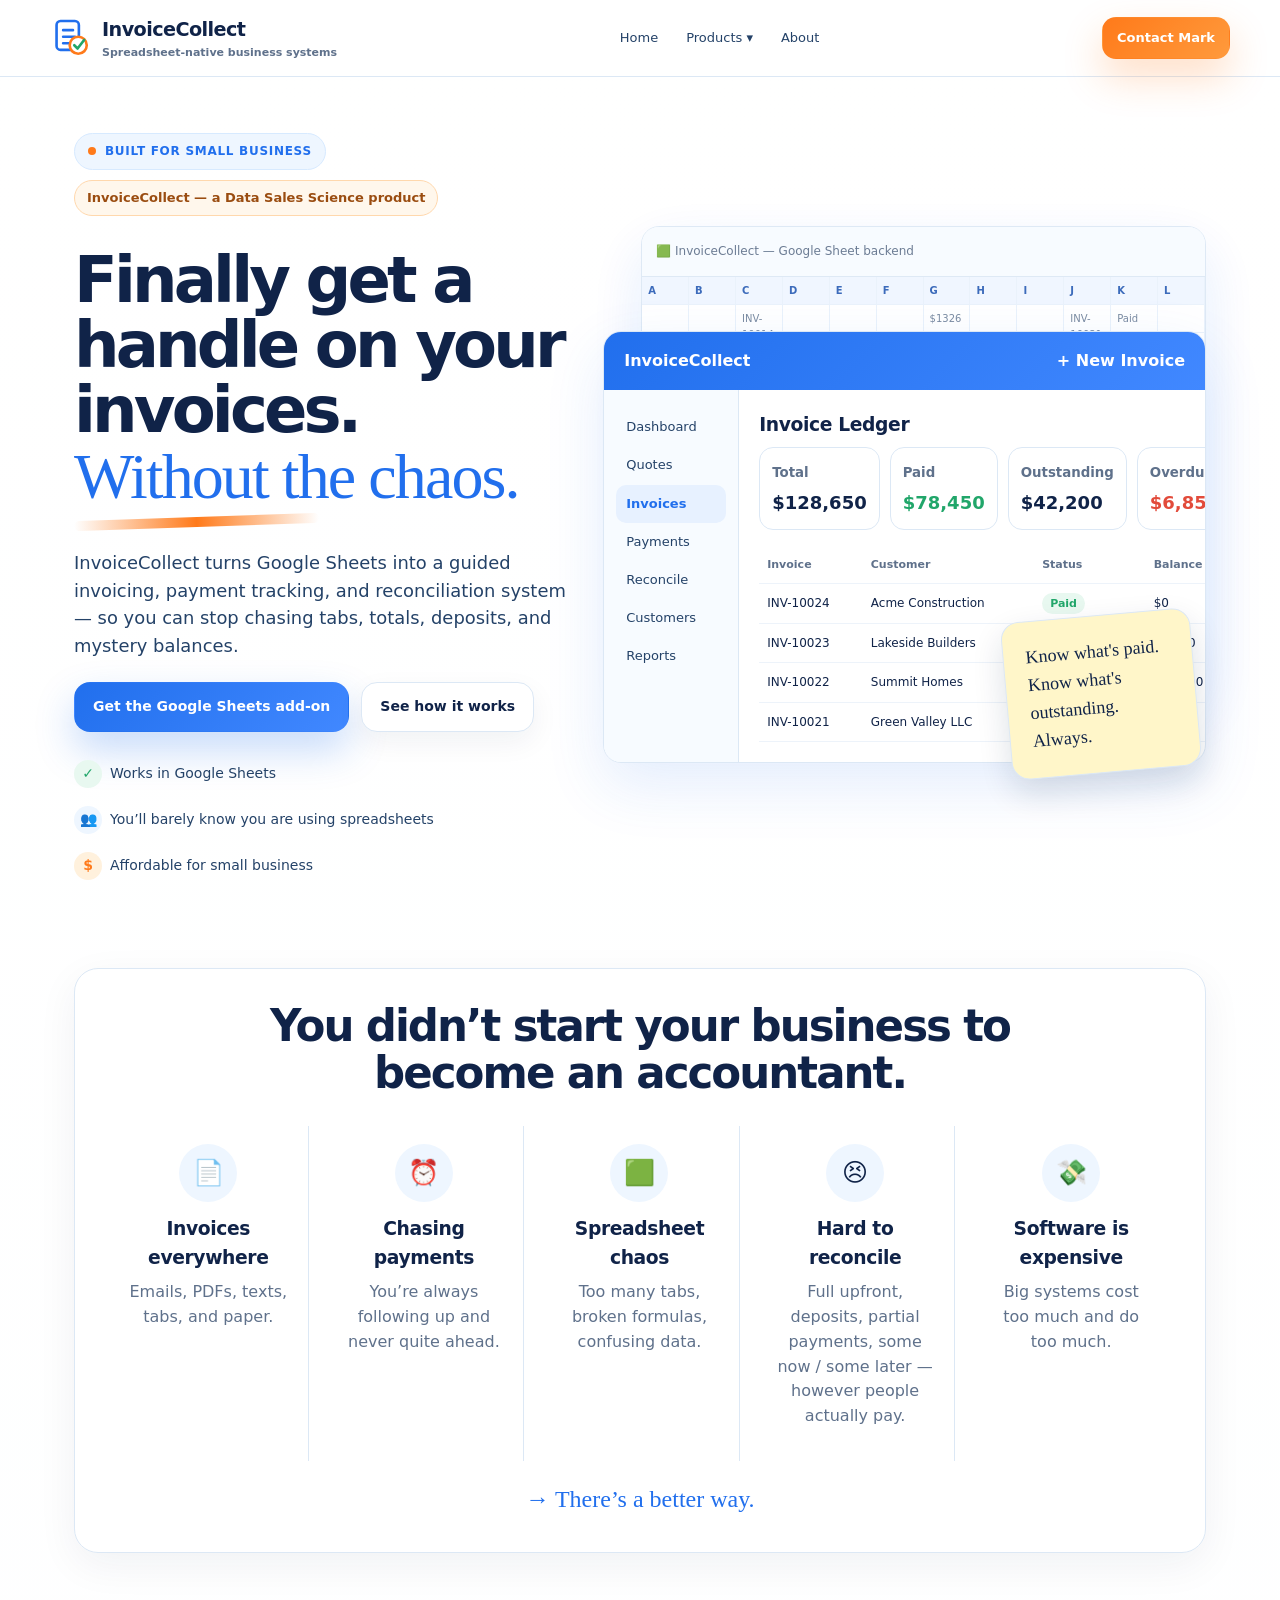
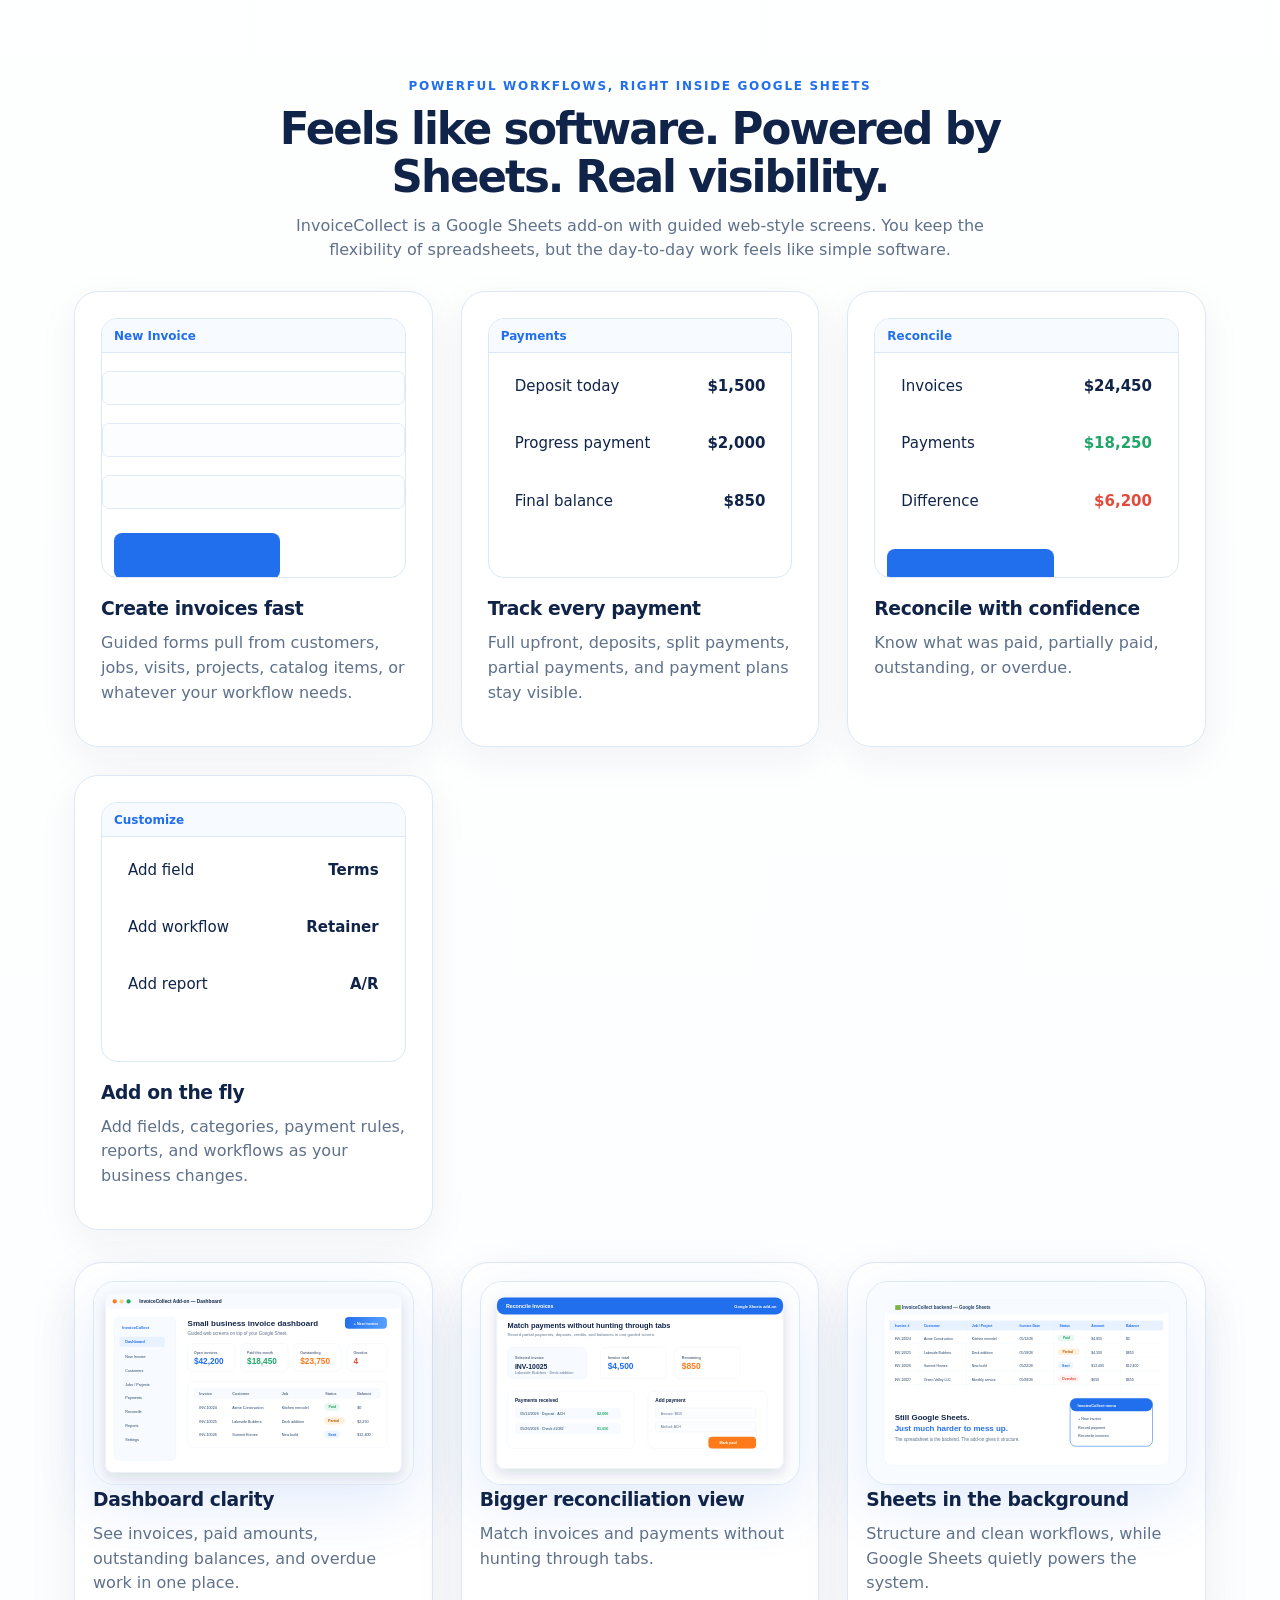
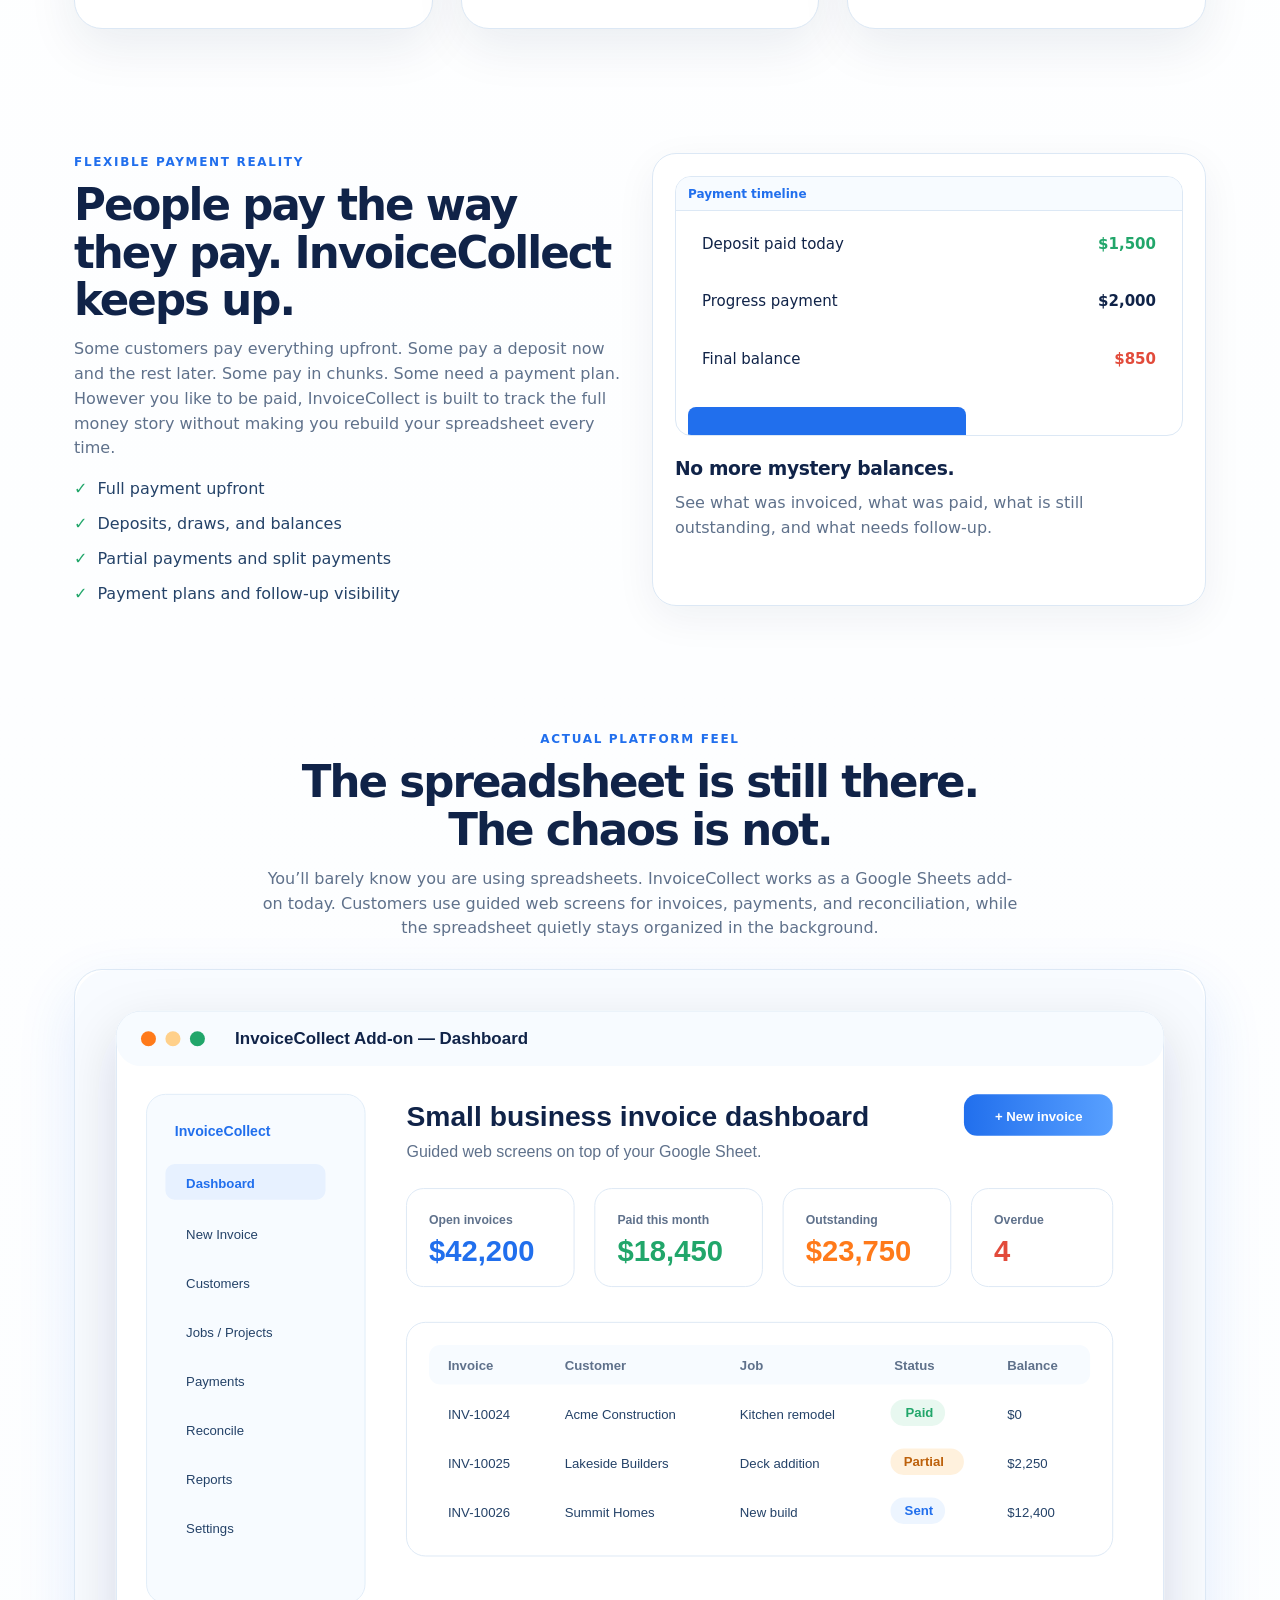
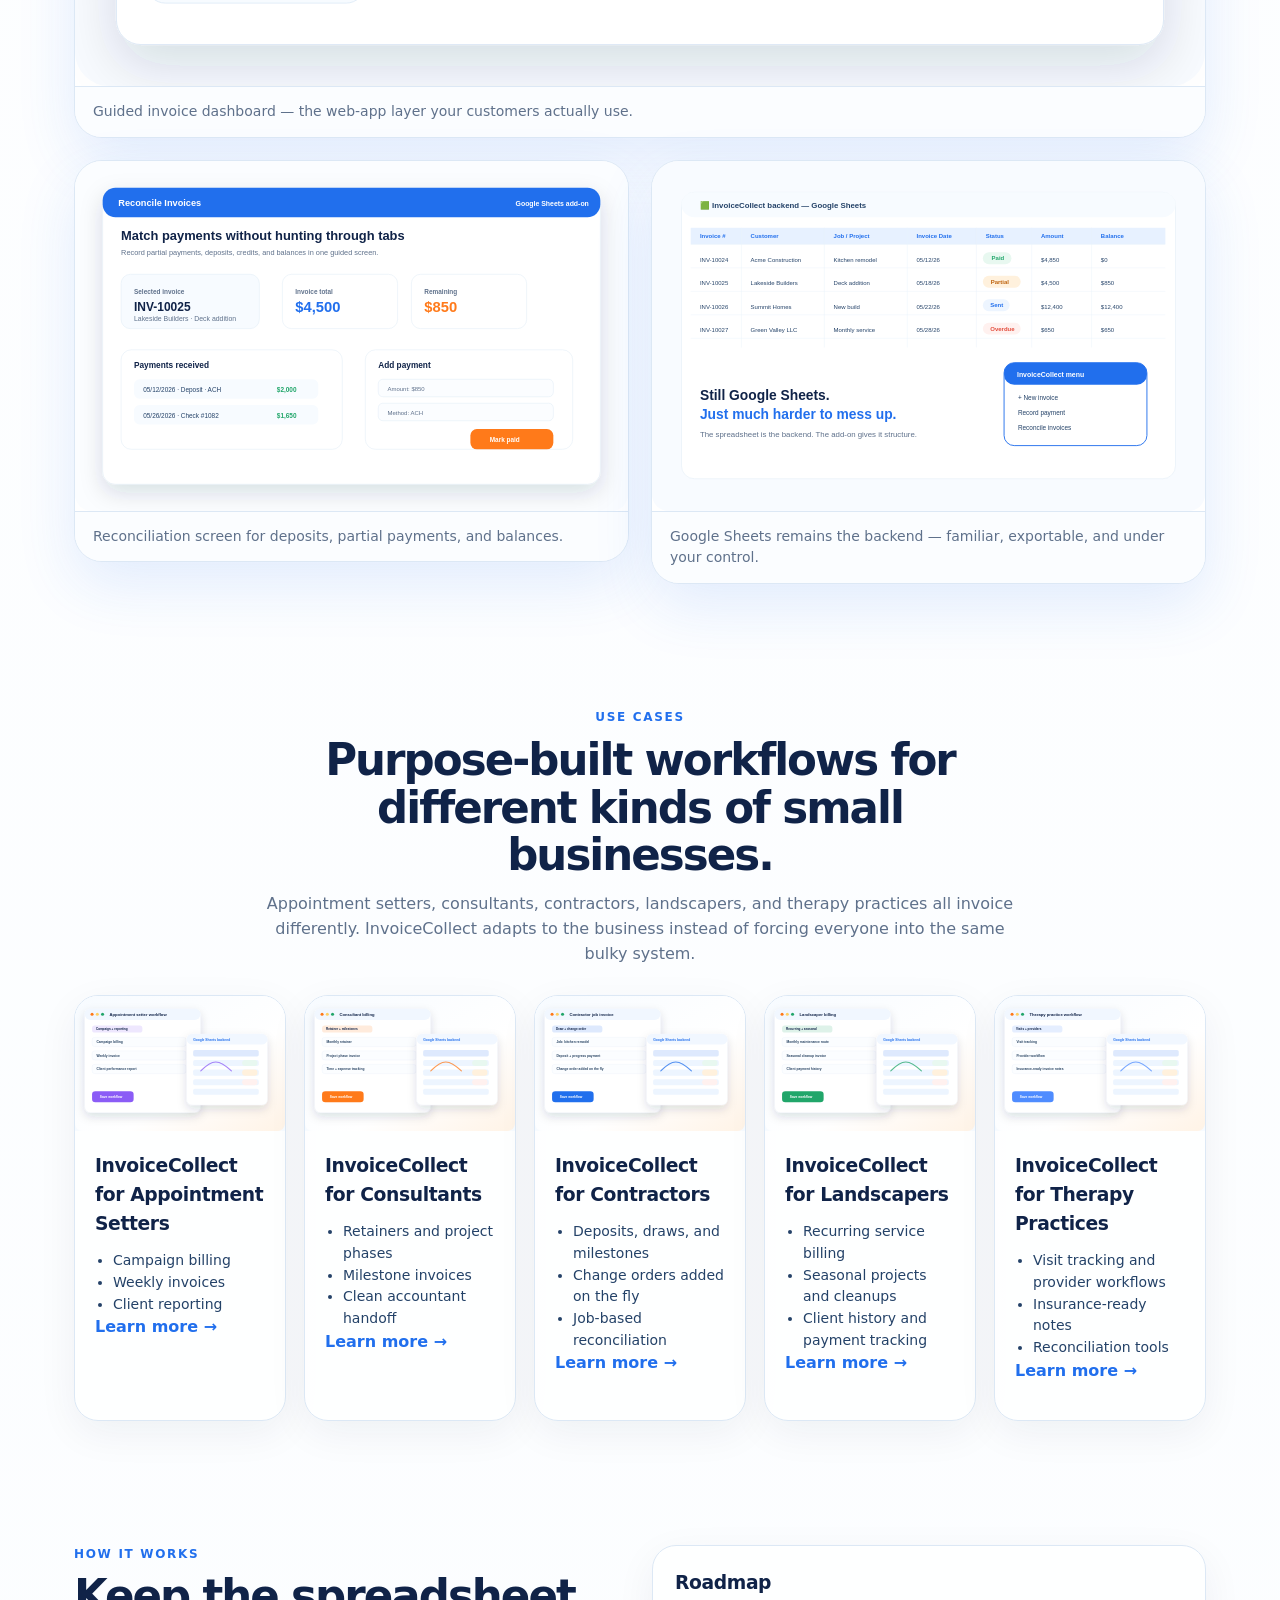
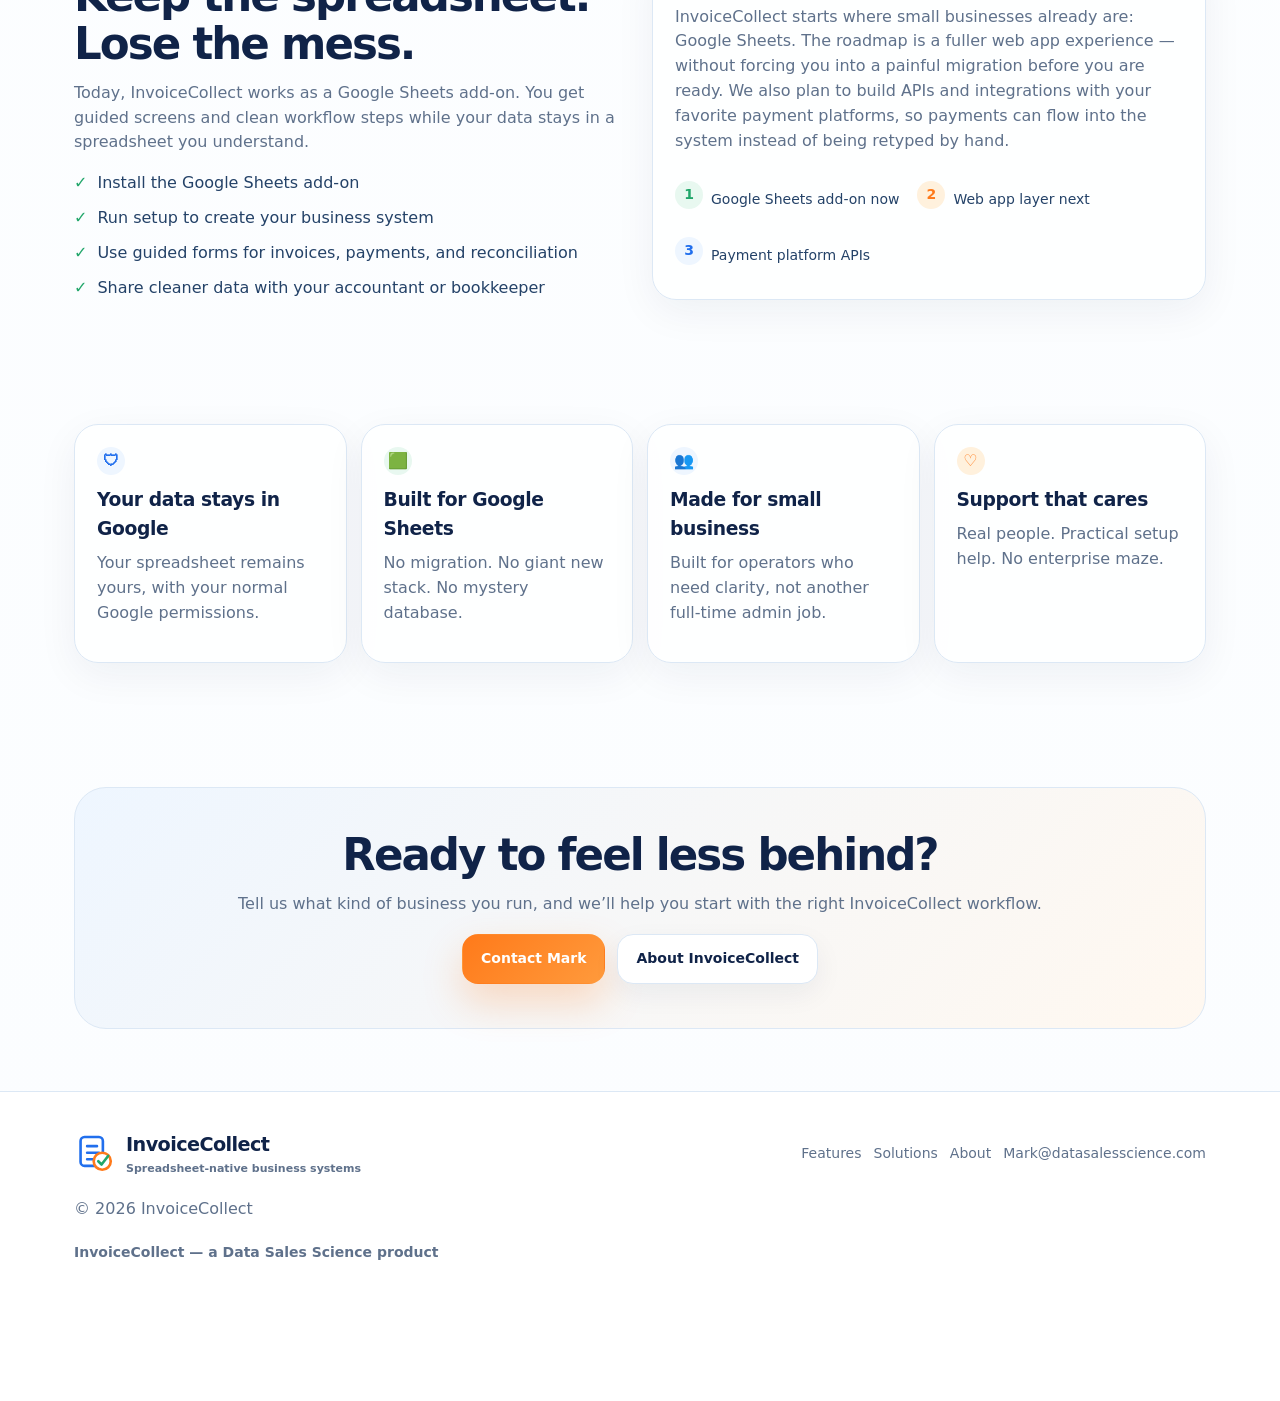
<file: invoicecollect.html>
<!DOCTYPE html><html lang="en"><head><meta charset="utf-8"><meta name="viewport" content="width=device-width, initial-scale=1"><meta http-equiv="refresh" content="0; url=index.html"><title>InvoiceCollect</title></head><body><p><a href="index.html">Continue to InvoiceCollect</a></p></body></html>
</file>
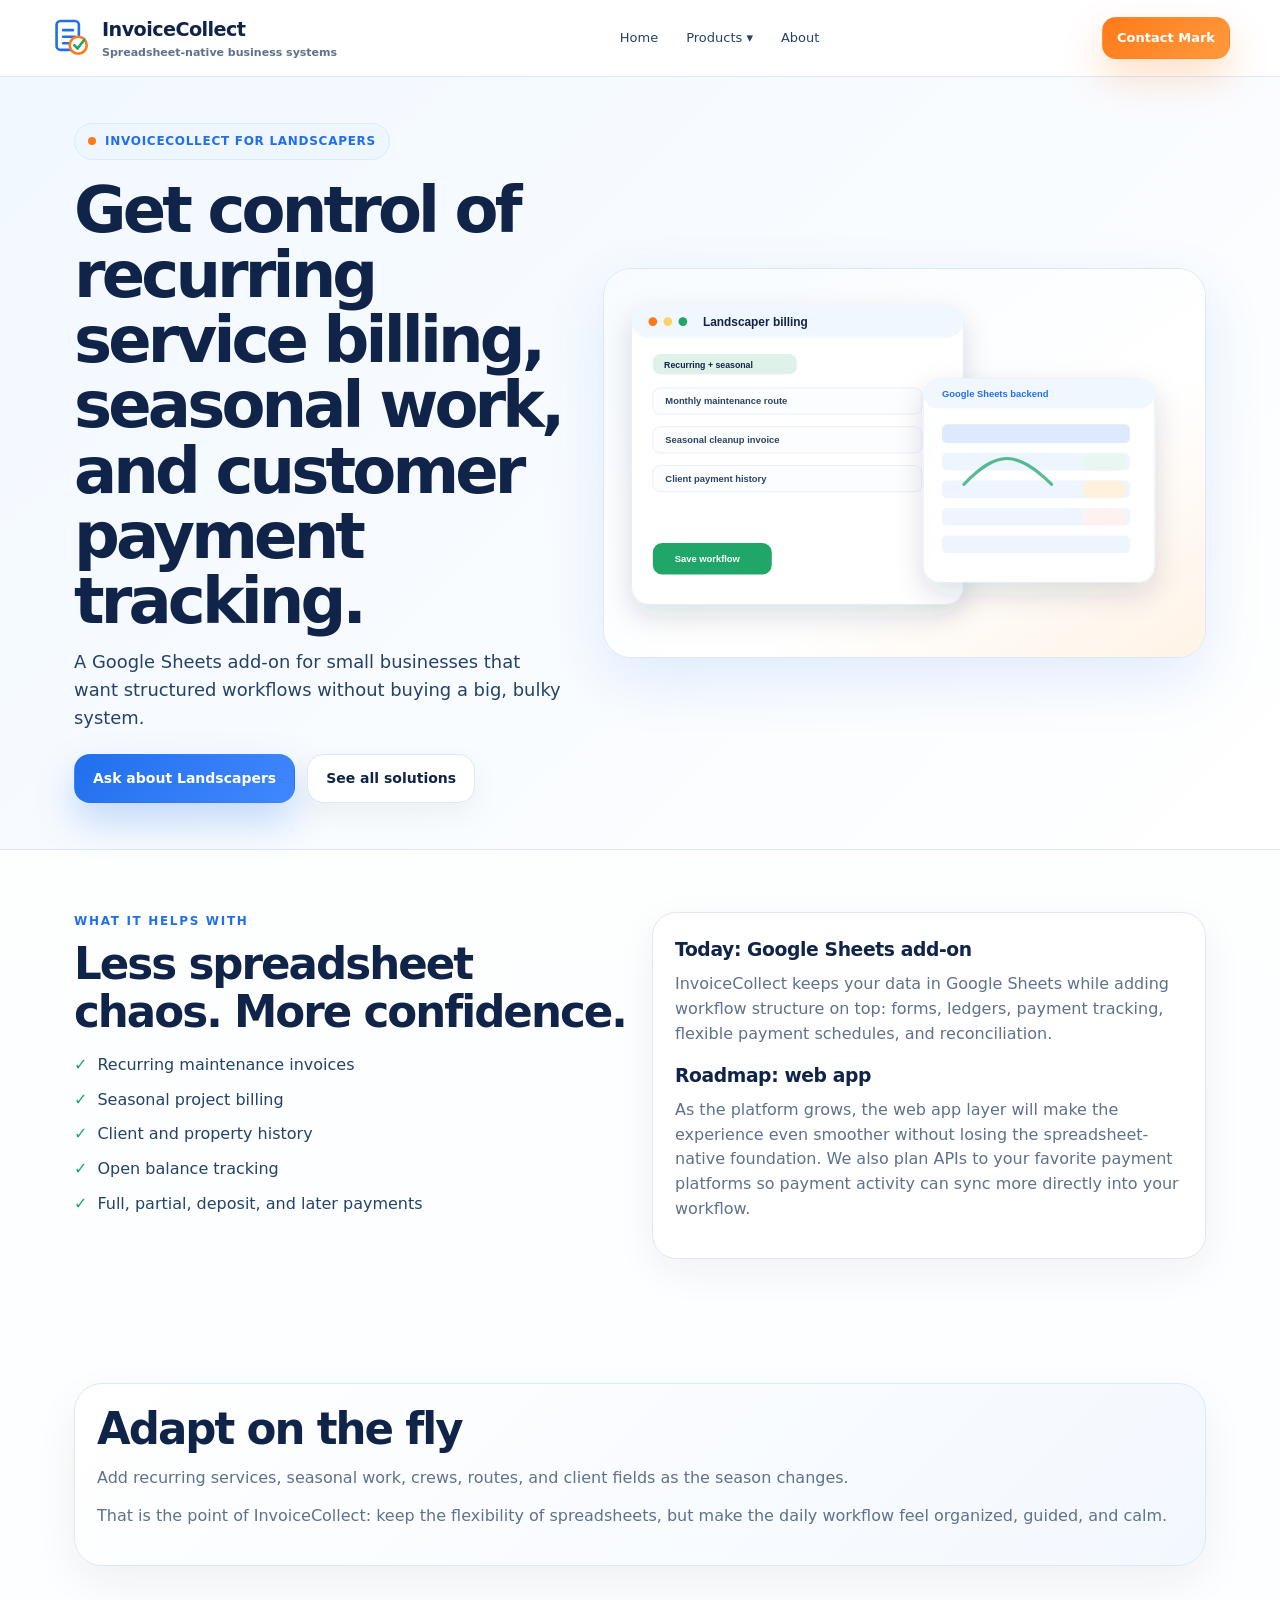
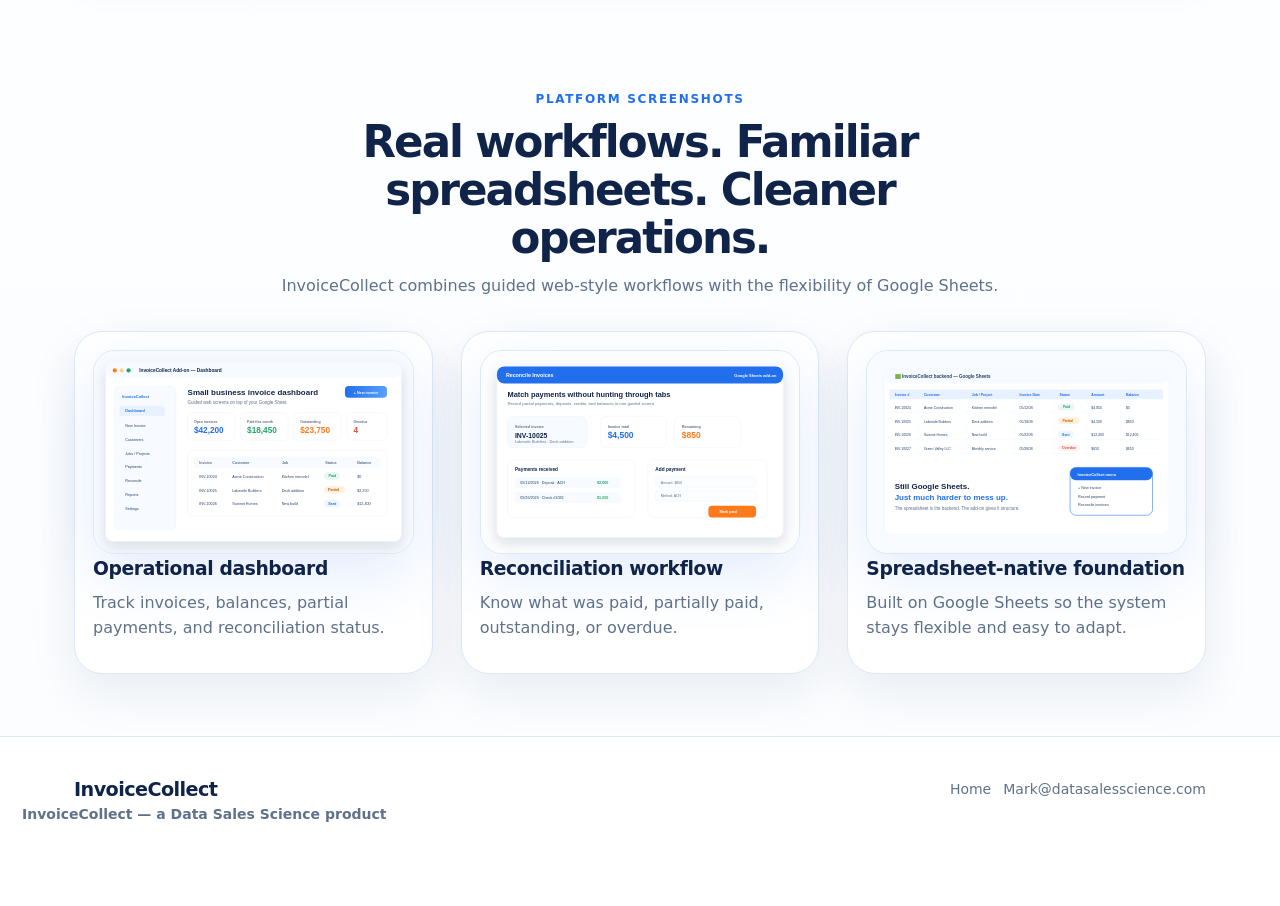
<file: landscapers.html>
<!DOCTYPE html><html lang="en"><head><meta charset="utf-8"><meta name="viewport" content="width=device-width, initial-scale=1"><title>InvoiceCollect for Landscapers</title><link rel="stylesheet" href="ic-site.css"></head><body><header class="nav"><div class="container nav-inner"><a class="brand" href="index.html" aria-label="InvoiceCollect home"><span class="logo" aria-hidden="true"><svg viewBox="0 0 64 64"><rect x="10" y="6" width="34" height="44" rx="6" fill="#fff" stroke="#216fed" stroke-width="4"/><path d="M20 20h15M20 30h18M20 40h10" stroke="#216fed" stroke-width="4" stroke-linecap="round"/><circle cx="43" cy="43" r="13" fill="#fff" stroke="#ff7a1a" stroke-width="4"/><path d="M37 43l5 5 10-13" fill="none" stroke="#21a66a" stroke-width="4" stroke-linecap="round" stroke-linejoin="round"/></svg></span><span>InvoiceCollect<small>Spreadsheet-native business systems</small></span></a><nav class="nav-links" aria-label="Main navigation"><a href="index.html">Home</a><div class="dropdown"><button class="nav-trigger" type="button">Products <span aria-hidden="true">▾</span></button><div class="dropdown-menu"><a href="index.html#features">Features</a><div class="dropdown nested"><button class="nav-trigger sub" type="button">Use Cases <span aria-hidden="true">›</span></button><div class="dropdown-menu nested-menu"><a href="appointment-setters.html">Appointment Setters</a><a href="consultants.html">Consultants</a><a href="contractors.html">Contractors</a><a href="landscapers.html">Landscapers</a><a href="therapy-practices.html">Therapy Practices</a></div></div></div></div><a href="about.html">About</a></nav><div class="mobile-cta"><a class="btn sm primary" href="mailto:Mark@datasalesscience.com">Contact Mark</a></div></div></header><main><section class="page-hero vertical-hero"><div class="container hero-grid"><div><div class="eyebrow"><span class="dot"></span>InvoiceCollect for Landscapers</div><h1>Get control of recurring service billing, seasonal work, and customer payment tracking.</h1><p class="lead">A Google Sheets add-on for small businesses that want structured workflows without buying a big, bulky system.</p><div class="actions"><a class="btn blue" href="mailto:Mark@datasalesscience.com">Ask about Landscapers</a><a class="btn" href="index.html#solutions">See all solutions</a></div></div><div class="hero-visual"><img class="usecase-hero-img" src="images/use-landscapers.svg" alt="Landscaper billing workflow mockup"></div></div></section><section class="section"><div class="container two"><div><div class="kicker">What it helps with</div><h2>Less spreadsheet chaos. More confidence.</h2><ul class="list"><li><span class="check">✓</span>Recurring maintenance invoices</li><li><span class="check">✓</span>Seasonal project billing</li><li><span class="check">✓</span>Client and property history</li><li><span class="check">✓</span>Open balance tracking</li><li><span class="check">✓</span>Full, partial, deposit, and later payments</li></ul></div><div class="soft-card"><h3>Today: Google Sheets add-on</h3><p>InvoiceCollect keeps your data in Google Sheets while adding workflow structure on top: forms, ledgers, payment tracking, flexible payment schedules, and reconciliation.</p><h3>Roadmap: web app</h3><p>As the platform grows, the web app layer will make the experience even smoother without losing the spreadsheet-native foundation. We also plan APIs to your favorite payment platforms so payment activity can sync more directly into your workflow.</p></div></div></section><section class="section"><div class="container"><div class="soft-card fly-card"><h2>Adapt on the fly</h2><p>Add recurring services, seasonal work, crews, routes, and client fields as the season changes.</p><p>That is the point of InvoiceCollect: keep the flexibility of spreadsheets, but make the daily workflow feel organized, guided, and calm.</p></div></div></section><section class="section"><div class="container"><div class="section-head"><div class="kicker">Platform screenshots</div><h2>Real workflows. Familiar spreadsheets. Cleaner operations.</h2><p>InvoiceCollect combines guided web-style workflows with the flexibility of Google Sheets.</p></div><div class="feature-screenshots"><article class="feature-screenshot-card"><img class="feature-shot-large" src="images/platform-dashboard.svg" alt="InvoiceCollect dashboard screenshot"><h3>Operational dashboard</h3><p>Track invoices, balances, partial payments, and reconciliation status.</p></article><article class="feature-screenshot-card"><img class="feature-shot-large" src="images/platform-reconcile.svg" alt="InvoiceCollect reconciliation screenshot"><h3>Reconciliation workflow</h3><p>Know what was paid, partially paid, outstanding, or overdue.</p></article><article class="feature-screenshot-card"><img class="feature-shot-large" src="images/platform-sheets.svg" alt="Google Sheets backend screenshot"><h3>Spreadsheet-native foundation</h3><p>Built on Google Sheets so the system stays flexible and easy to adapt.</p></article></div></div></section></main><footer class="footer"><div class="container foot"><div class="brand"><span>InvoiceCollect</span></div><div class="foot-links"><a href="index.html">Home</a><a href="mailto:Mark@datasalesscience.com">Mark@datasalesscience.com</a></div></div><p class="product-line" style="padding:0 22px 22px">InvoiceCollect — a Data Sales Science product</p></footer></body></html>
</file>
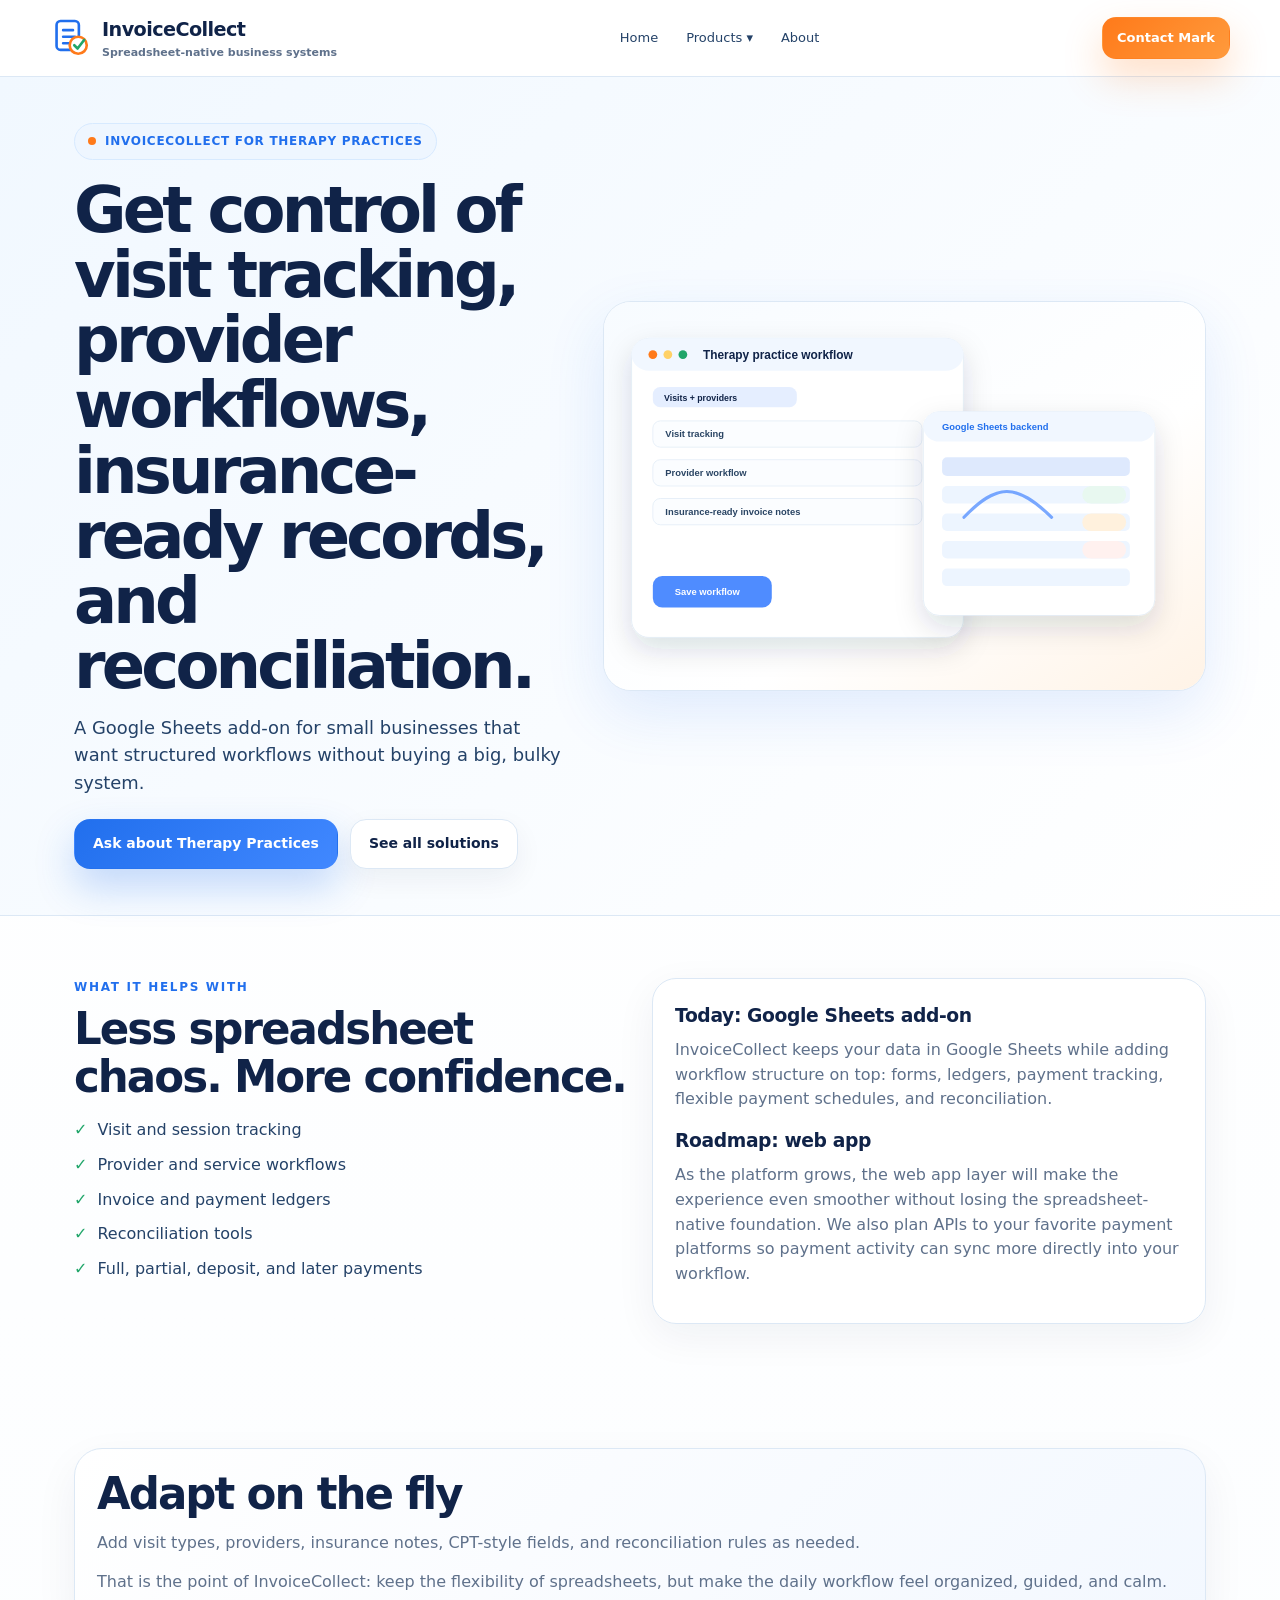
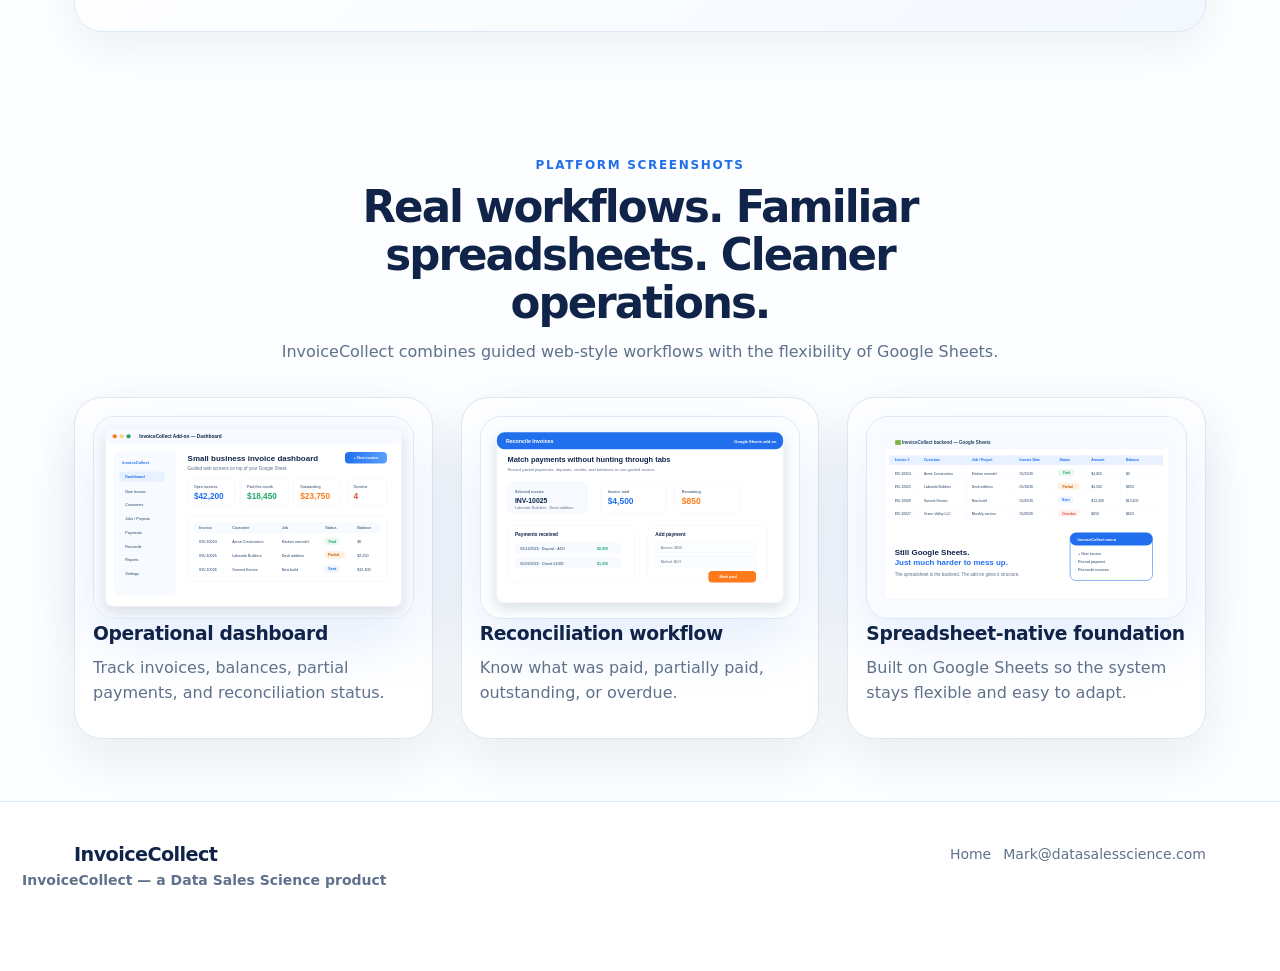
<file: therapy-practices.html>
<!DOCTYPE html><html lang="en"><head><meta charset="utf-8"><meta name="viewport" content="width=device-width, initial-scale=1"><title>InvoiceCollect for Therapy Practices</title><link rel="stylesheet" href="ic-site.css"></head><body><header class="nav"><div class="container nav-inner"><a class="brand" href="index.html" aria-label="InvoiceCollect home"><span class="logo" aria-hidden="true"><svg viewBox="0 0 64 64"><rect x="10" y="6" width="34" height="44" rx="6" fill="#fff" stroke="#216fed" stroke-width="4"/><path d="M20 20h15M20 30h18M20 40h10" stroke="#216fed" stroke-width="4" stroke-linecap="round"/><circle cx="43" cy="43" r="13" fill="#fff" stroke="#ff7a1a" stroke-width="4"/><path d="M37 43l5 5 10-13" fill="none" stroke="#21a66a" stroke-width="4" stroke-linecap="round" stroke-linejoin="round"/></svg></span><span>InvoiceCollect<small>Spreadsheet-native business systems</small></span></a><nav class="nav-links" aria-label="Main navigation"><a href="index.html">Home</a><div class="dropdown"><button class="nav-trigger" type="button">Products <span aria-hidden="true">▾</span></button><div class="dropdown-menu"><a href="index.html#features">Features</a><div class="dropdown nested"><button class="nav-trigger sub" type="button">Use Cases <span aria-hidden="true">›</span></button><div class="dropdown-menu nested-menu"><a href="appointment-setters.html">Appointment Setters</a><a href="consultants.html">Consultants</a><a href="contractors.html">Contractors</a><a href="landscapers.html">Landscapers</a><a href="therapy-practices.html">Therapy Practices</a></div></div></div></div><a href="about.html">About</a></nav><div class="mobile-cta"><a class="btn sm primary" href="mailto:Mark@datasalesscience.com">Contact Mark</a></div></div></header><main><section class="page-hero vertical-hero"><div class="container hero-grid"><div><div class="eyebrow"><span class="dot"></span>InvoiceCollect for Therapy Practices</div><h1>Get control of visit tracking, provider workflows, insurance-ready records, and reconciliation.</h1><p class="lead">A Google Sheets add-on for small businesses that want structured workflows without buying a big, bulky system.</p><div class="actions"><a class="btn blue" href="mailto:Mark@datasalesscience.com">Ask about Therapy Practices</a><a class="btn" href="index.html#solutions">See all solutions</a></div></div><div class="hero-visual"><img class="usecase-hero-img" src="images/use-therapy.svg" alt="Therapy practice workflow mockup"></div></div></section><section class="section"><div class="container two"><div><div class="kicker">What it helps with</div><h2>Less spreadsheet chaos. More confidence.</h2><ul class="list"><li><span class="check">✓</span>Visit and session tracking</li><li><span class="check">✓</span>Provider and service workflows</li><li><span class="check">✓</span>Invoice and payment ledgers</li><li><span class="check">✓</span>Reconciliation tools</li><li><span class="check">✓</span>Full, partial, deposit, and later payments</li></ul></div><div class="soft-card"><h3>Today: Google Sheets add-on</h3><p>InvoiceCollect keeps your data in Google Sheets while adding workflow structure on top: forms, ledgers, payment tracking, flexible payment schedules, and reconciliation.</p><h3>Roadmap: web app</h3><p>As the platform grows, the web app layer will make the experience even smoother without losing the spreadsheet-native foundation. We also plan APIs to your favorite payment platforms so payment activity can sync more directly into your workflow.</p></div></div></section><section class="section"><div class="container"><div class="soft-card fly-card"><h2>Adapt on the fly</h2><p>Add visit types, providers, insurance notes, CPT-style fields, and reconciliation rules as needed.</p><p>That is the point of InvoiceCollect: keep the flexibility of spreadsheets, but make the daily workflow feel organized, guided, and calm.</p></div></div></section><section class="section"><div class="container"><div class="section-head"><div class="kicker">Platform screenshots</div><h2>Real workflows. Familiar spreadsheets. Cleaner operations.</h2><p>InvoiceCollect combines guided web-style workflows with the flexibility of Google Sheets.</p></div><div class="feature-screenshots"><article class="feature-screenshot-card"><img class="feature-shot-large" src="images/platform-dashboard.svg" alt="InvoiceCollect dashboard screenshot"><h3>Operational dashboard</h3><p>Track invoices, balances, partial payments, and reconciliation status.</p></article><article class="feature-screenshot-card"><img class="feature-shot-large" src="images/platform-reconcile.svg" alt="InvoiceCollect reconciliation screenshot"><h3>Reconciliation workflow</h3><p>Know what was paid, partially paid, outstanding, or overdue.</p></article><article class="feature-screenshot-card"><img class="feature-shot-large" src="images/platform-sheets.svg" alt="Google Sheets backend screenshot"><h3>Spreadsheet-native foundation</h3><p>Built on Google Sheets so the system stays flexible and easy to adapt.</p></article></div></div></section></main><footer class="footer"><div class="container foot"><div class="brand"><span>InvoiceCollect</span></div><div class="foot-links"><a href="index.html">Home</a><a href="mailto:Mark@datasalesscience.com">Mark@datasalesscience.com</a></div></div><p class="product-line" style="padding:0 22px 22px">InvoiceCollect — a Data Sales Science product</p></footer></body></html>
</file>
<file: ic-site.css>
:root{
  --ink:#102348; --ink2:#244268; --muted:#5f718b; --soft:#edf5ff; --bg:#fbfdff; --card:#ffffff;
  --blue:#216fed; --blue2:#6ea8ff; --sky:#dcedff; --green:#21a66a; --mint:#e8f8f0;
  --orange:#ff7a1a; --amber:#fff1dd; --rose:#fff1ef; --line:#dce8f5;
  --shadow:0 22px 60px rgba(33,111,237,.12); --radius:24px; --max:1180px;
  --font:Inter,ui-sans-serif,system-ui,-apple-system,"Segoe UI",Roboto,Helvetica,Arial,sans-serif;
}
*{box-sizing:border-box} html{scroll-behavior:smooth} body{margin:0;font-family:var(--font);color:var(--ink);background:radial-gradient(900px 520px at 80% -10%,#eaf4ff 0,transparent 62%),linear-gradient(#fff,var(--bg));line-height:1.55} a{color:inherit;text-decoration:none}.container{max-width:var(--max);margin:auto;padding:0 24px}.skip{position:absolute;left:-9999px}.skip:focus{left:12px;top:12px;background:#fff;padding:10px;border-radius:12px;z-index:99}
.nav{position:sticky;top:0;z-index:20;background:rgba(255,255,255,.86);backdrop-filter:blur(16px);border-bottom:1px solid var(--line)}.nav-inner{min-height:76px;display:flex;align-items:center;justify-content:space-between;gap:14px;padding:10px 0}.brand{display:flex;align-items:center;gap:10px;font-weight:850;font-size:1.15rem;letter-spacing:-.03em;flex:0 0 auto}.brand small{display:block;font-size:11px;font-weight:650;color:var(--muted);letter-spacing:0}.logo{width:42px;height:42px;display:grid;place-items:center}.nav-links{display:none;gap:2px;align-items:center;color:var(--ink2);font-size:13px;flex-wrap:wrap;justify-content:center}.nav-links a{padding:8px 9px;border-radius:999px;white-space:nowrap}.nav-links a:hover,.nav-links .active{background:var(--soft);color:var(--blue)}
.btn{display:inline-flex;align-items:center;justify-content:center;gap:10px;padding:13px 18px;border-radius:16px;border:1px solid var(--line);background:#fff;color:var(--ink);font-weight:800;font-size:14px;box-shadow:0 10px 28px rgba(16,35,72,.06)}.btn:hover{transform:translateY(-1px)}.btn.primary{background:linear-gradient(135deg,var(--orange),#ff9a3c);color:#fff;border-color:transparent;box-shadow:0 18px 38px rgba(255,122,26,.25)}.btn.blue{background:linear-gradient(135deg,var(--blue),#4188ff);color:#fff;border-color:transparent;box-shadow:0 18px 38px rgba(33,111,237,.25)}.btn.sm{padding:10px 14px;border-radius:14px;font-size:13px}.mobile-cta{display:flex;gap:8px}
.hero{padding:56px 0 26px}.hero-grid{display:grid;gap:36px;align-items:center}.eyebrow{display:inline-flex;align-items:center;gap:9px;padding:8px 13px;border-radius:999px;background:#eef6ff;border:1px solid #d7eaff;color:var(--blue);font-weight:850;font-size:12px;letter-spacing:.06em;text-transform:uppercase}.dot{width:8px;height:8px;border-radius:50%;background:var(--orange)}h1{font-size:clamp(2.5rem,5vw,5rem);line-height:1.02;letter-spacing:-.06em;margin:18px 0 14px}.script{font-family:"Comic Sans MS","Bradley Hand",cursive;color:var(--blue);font-weight:500;letter-spacing:-.03em;display:block}.underline{height:10px;width:245px;background:linear-gradient(90deg,transparent,var(--orange),transparent);border-radius:999px;transform:rotate(-2deg);margin:-6px 0 22px}.lead{font-size:1.12rem;color:var(--ink2);max-width:58ch;margin:0 0 22px}.actions{display:flex;flex-wrap:wrap;gap:12px;align-items:center}.microgrid{display:flex;flex-wrap:wrap;gap:18px;margin-top:28px;color:var(--ink2);font-size:14px}.microitem{display:flex;align-items:center;gap:8px}.mini-icon{width:28px;height:28px;border-radius:50%;display:grid;place-items:center;background:#eef6ff;color:var(--blue);font-weight:900}.mini-icon.green{background:var(--mint);color:var(--green)}.mini-icon.orange{background:var(--amber);color:var(--orange)}
.product-stage{position:relative;min-height:520px}.sheet-bg,.app-card,.note{border:1px solid var(--line);background:#fff;border-radius:18px;box-shadow:var(--shadow)}.sheet-bg{position:absolute;inset:0 0 auto 38px;height:420px;overflow:hidden;opacity:.92}.sheet-bar{height:50px;background:#f7fbff;border-bottom:1px solid var(--line);display:flex;align-items:center;gap:7px;padding:0 14px;color:var(--muted);font-size:12px}.sheet-tabs{display:grid;grid-template-columns:repeat(12,1fr);gap:0}.cell{height:28px;border-right:1px solid #e9f1fb;border-bottom:1px solid #e9f1fb;font-size:10px;color:#6f8199;padding:6px;overflow:hidden}.cell.head{background:#eff6ff;color:#2b5eb5;font-weight:800}.app-card{position:absolute;top:92px;left:0;width:min(620px,100%);overflow:hidden}.app-top{height:58px;background:linear-gradient(135deg,var(--blue),#4188ff);color:white;display:flex;align-items:center;justify-content:space-between;padding:0 20px;font-weight:850}.app-body{display:grid;grid-template-columns:135px 1fr;min-height:300px}.side{background:#f7fbff;border-right:1px solid var(--line);padding:18px 12px}.side div{padding:9px 10px;border-radius:10px;font-size:13px;color:var(--ink2)}.side .on{background:#e7f1ff;color:var(--blue);font-weight:850}.panel{padding:20px}.stats{display:grid;grid-template-columns:repeat(4,1fr);gap:10px}.stat{border:1px solid var(--line);border-radius:14px;padding:12px;background:#fff}.stat small{color:var(--muted);font-weight:800}.stat b{display:block;margin-top:4px;font-size:18px}.red{color:#e24b3b}.green{color:var(--green)}table{width:100%;border-collapse:collapse;margin-top:16px;font-size:12px}td,th{text-align:left;padding:10px 8px;border-bottom:1px solid #edf3fa}th{color:var(--muted);font-size:11px}.chip{padding:4px 8px;border-radius:999px;font-weight:800;font-size:11px}.paid{background:var(--mint);color:var(--green)}.partial{background:var(--amber);color:#bd610b}.overdue{background:var(--rose);color:#d64032}.sent{background:#edf5ff;color:var(--blue)}.note{position:absolute;right:10px;bottom:14px;width:190px;padding:22px;background:#fff6c9;transform:rotate(-5deg);font-family:"Comic Sans MS","Bradley Hand",cursive;font-size:18px;box-shadow:0 14px 32px rgba(16,35,72,.14)}
.section{padding:62px 0}.section-head{text-align:center;max-width:760px;margin:0 auto 28px}.kicker{font-size:12px;text-transform:uppercase;letter-spacing:.14em;font-weight:900;color:var(--blue);margin-bottom:10px}h2{font-size:clamp(1.8rem,3.4vw,3rem);line-height:1.1;letter-spacing:-.045em;margin:0 0 12px}h3{margin:0 0 8px;letter-spacing:-.02em}p{color:var(--muted);margin:0 0 14px}.pain-card,.soft-card,.feature,.solution,.workflow,.quote,.profile-card{background:rgba(255,255,255,.86);border:1px solid var(--line);border-radius:var(--radius);box-shadow:0 12px 40px rgba(16,35,72,.06)}.pain-card{padding:34px}.pain-grid{display:grid;gap:16px}.pain{padding:18px;text-align:center;border-right:0}.pain .emoji{width:58px;height:58px;margin:0 auto 12px;border-radius:50%;display:grid;place-items:center;background:#eef6ff;font-size:25px}.better{text-align:center;margin-top:20px;color:var(--blue);font-family:"Comic Sans MS","Bradley Hand",cursive;font-size:24px}.workflow-grid{display:grid;gap:18px}.workflow{padding:18px}.mini-screen{height:170px;border:1px solid var(--line);border-radius:16px;background:#fff;overflow:hidden;margin-bottom:16px}.mini-screen .top{height:34px;background:#f7fbff;border-bottom:1px solid var(--line);padding:8px 12px;font-size:12px;font-weight:850;color:var(--blue)}.formrow{height:22px;margin:10px 12px;border:1px solid #e1ecf8;border-radius:7px;background:#fbfdff}.buttonbar{height:30px;margin:10px 12px;border-radius:8px;background:var(--blue)}.ledgerline{display:flex;justify-content:space-between;margin:10px 12px;font-size:12px}.big-money{font-size:22px;font-weight:900;color:var(--blue)}.solutions{display:grid;gap:18px}.solution{overflow:hidden}.solution-img{height:120px;background:linear-gradient(135deg,#dcedff,#fff7ec);display:flex;align-items:center;justify-content:center;font-size:42px}.solution-body{padding:20px}.solution ul{margin:12px 0 0;padding-left:18px;color:var(--ink2);font-size:14px}.solution a{color:var(--blue);font-weight:850}.trust{display:grid;gap:14px}.soft-card{padding:22px}.soft-card .mini-icon{margin-bottom:10px}.cta{background:linear-gradient(135deg,#eef6ff,#fff8f0);border:1px solid var(--line);border-radius:32px;padding:44px;text-align:center}.footer{border-top:1px solid var(--line);padding:38px 0 58px;background:#fff}.foot{display:grid;gap:20px}.foot-links{display:flex;flex-wrap:wrap;gap:12px;color:var(--muted);font-size:14px}.page-hero{padding:46px 0}.vertical-hero{background:linear-gradient(135deg,#f1f8ff,#fff);border-bottom:1px solid var(--line)}.two{display:grid;gap:24px}.list{list-style:none;margin:16px 0 0;padding:0;display:grid;gap:10px}.list li{display:flex;gap:10px;color:var(--ink2)}.check{color:var(--green);font-weight:900}.profile{display:grid;gap:24px}.profile-card{padding:24px;text-align:center}.profile-card img{width:190px;height:190px;border-radius:28px;object-fit:cover;border:1px solid var(--line)}
@media(min-width:760px){.pain-grid{grid-template-columns:repeat(5,1fr)}.pain{border-right:1px solid var(--line)}.pain:last-child{border-right:0}.workflow-grid{grid-template-columns:repeat(4,1fr)}.solutions{grid-template-columns:repeat(5,1fr)}.trust{grid-template-columns:repeat(4,1fr)}.two{grid-template-columns:1fr 1fr}.profile{grid-template-columns:320px 1fr}.foot{grid-template-columns:1fr auto;align-items:center}}
@media(min-width:900px){.nav-links{display:flex}.hero-grid{grid-template-columns:.9fr 1.1fr}.product-stage{min-height:560px}.sheet-bg{height:470px}.app-card{top:105px}.mobile-cta{display:flex}}
@media(max-width:620px){.nav-inner{height:auto;padding:14px 0;align-items:flex-start}.brand small{display:none}.mobile-cta .btn:first-child{display:none}.app-body{grid-template-columns:1fr}.side{display:none}.stats{grid-template-columns:1fr 1fr}.note{display:none}.sheet-bg{left:0}.product-stage{min-height:500px}table{font-size:10px}.cta{padding:30px 20px}}


.screenshot-grid{display:grid;gap:22px;align-items:start}.shot{margin:0;background:#fff;border:1px solid var(--line);border-radius:28px;box-shadow:var(--shadow);overflow:hidden}.shot img{display:block;width:100%;height:auto}.shot figcaption{padding:14px 18px;color:var(--muted);font-size:14px;border-top:1px solid var(--line);background:#fbfdff}.shot.wide{grid-column:1/-1}
@media(min-width:900px){.screenshot-grid{grid-template-columns:1fr 1fr}.shot.wide{grid-column:1/-1}.nav-inner{align-items:center}.nav-links{max-width:760px}}
@media(min-width:1180px){.nav-links{max-width:none}.nav-links a{padding:8px 10px}.brand{font-size:1.2rem}}


/* v5 dropdown navigation refinements */
.nav{z-index:1000;overflow:visible}.nav-inner{overflow:visible}.nav-links{position:relative}.nav-links a,.nav-trigger{font:inherit;color:var(--ink2);background:transparent;border:0;padding:8px 10px;border-radius:999px;white-space:nowrap;cursor:pointer;text-decoration:none}.nav-links a:hover,.nav-trigger:hover,.dropdown:focus-within>.nav-trigger,.dropdown:hover>.nav-trigger{background:var(--soft);color:var(--blue)}.dropdown{position:relative;display:inline-flex;align-items:center}.dropdown-menu{display:none;position:absolute;top:100%;left:0;min-width:210px;background:#fff;border:1px solid var(--line);border-radius:18px;padding:8px;box-shadow:0 18px 50px rgba(30,41,59,.14);z-index:2000}.dropdown:hover>.dropdown-menu,.dropdown:focus-within>.dropdown-menu{display:block}.dropdown-menu a,.dropdown-menu .nav-trigger{display:flex;width:100%;align-items:center;justify-content:space-between;text-align:left;border-radius:12px;padding:10px 12px;color:var(--ink2)}.dropdown-menu a:hover,.dropdown-menu .nav-trigger:hover{background:var(--soft);color:var(--blue)}.dropdown.nested{display:block}.nested-menu{top:-8px;left:100%;margin-left:8px}.nav-trigger.sub span{margin-left:auto}@media(max-width:899px){.nav-links{display:none}.mobile-cta{display:flex}}@media(min-width:900px){.nav-links{display:flex;gap:8px;align-items:center}.mobile-cta{display:flex}}


/* Meticulous update: DSS branding, alphabetical use cases, larger screenshots */
.brand-note{display:inline-flex;align-items:center;margin:10px 0 14px;padding:7px 12px;border-radius:999px;background:#fff7ec;color:#9a4c10;border:1px solid #ffd8ad;font-size:13px;font-weight:850}.product-line{margin:0;grid-column:1/-1;color:var(--muted);font-size:14px;font-weight:750}.workflow-grid{grid-template-columns:repeat(auto-fit,minmax(320px,1fr))!important;gap:28px!important}.workflow{padding:26px!important}.mini-screen{min-height:260px!important}.formrow{height:34px!important;margin:18px 0!important}.buttonbar{height:46px!important;width:55%!important;margin-top:24px!important}.ledgerline{min-height:42px!important;padding:12px 14px!important;font-size:15px!important}.feature-screenshots{display:grid;grid-template-columns:repeat(auto-fit,minmax(340px,1fr));gap:28px;margin-top:32px}.feature-screenshot-card{background:#fff;border:1px solid var(--line);border-radius:28px;padding:18px;box-shadow:0 18px 50px rgba(16,35,72,.08)}.feature-shot-large{width:100%;display:block;border-radius:22px;border:1px solid var(--line);box-shadow:var(--shadow);background:#fff}.solution-img{height:auto!important;min-height:0!important;padding:0!important;background:#f7fbff!important;overflow:hidden!important;display:block!important}.solution-img img{width:100%;height:auto;display:block}.solutions{align-items:stretch}.solution{overflow:hidden}.solution-body{padding:20px 20px 22px}.usecase-hero-img{width:100%;display:block;border-radius:28px;border:1px solid var(--line);box-shadow:var(--shadow);background:#fff}.fly-card{background:linear-gradient(135deg,#fff,#f3f8ff);border:1px solid var(--line);border-radius:28px;box-shadow:0 16px 44px rgba(16,35,72,.06)}
@media(min-width:900px){#solutions .solutions{grid-template-columns:repeat(5,1fr)}}
</file>
